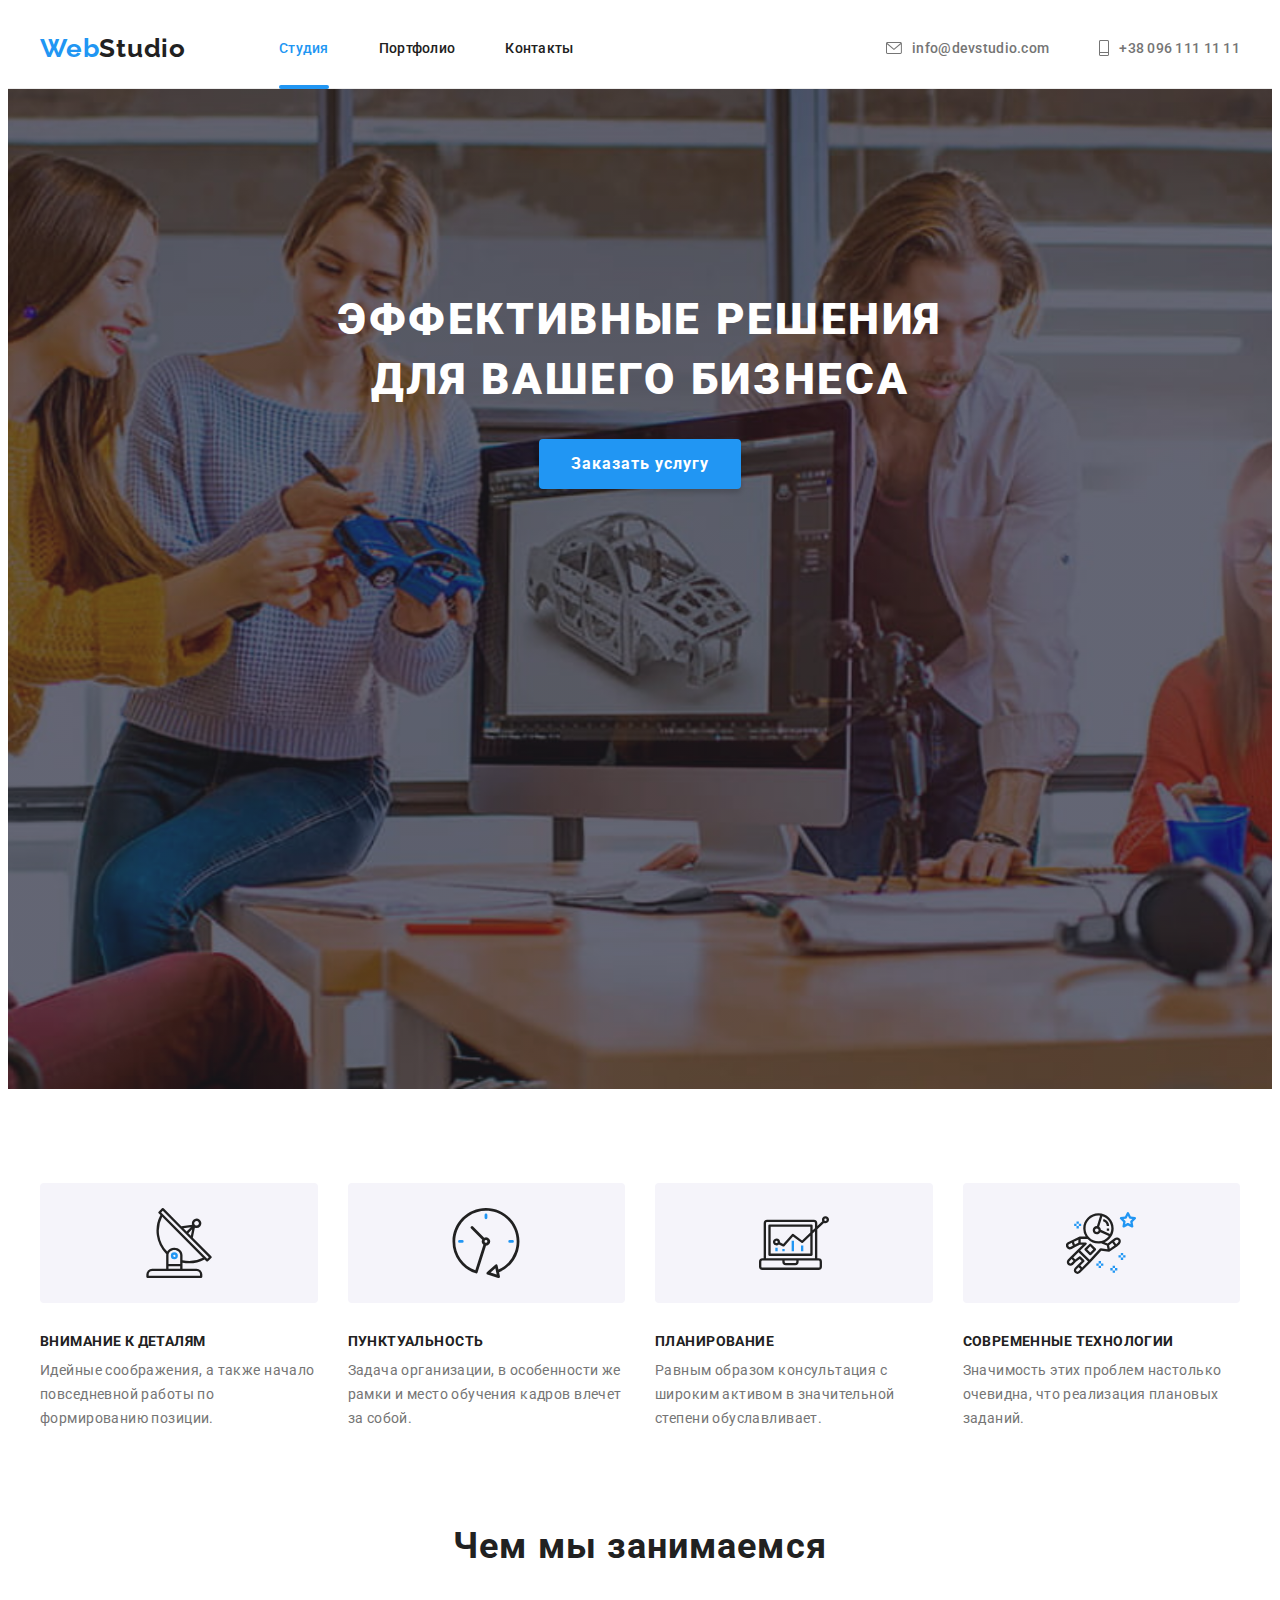
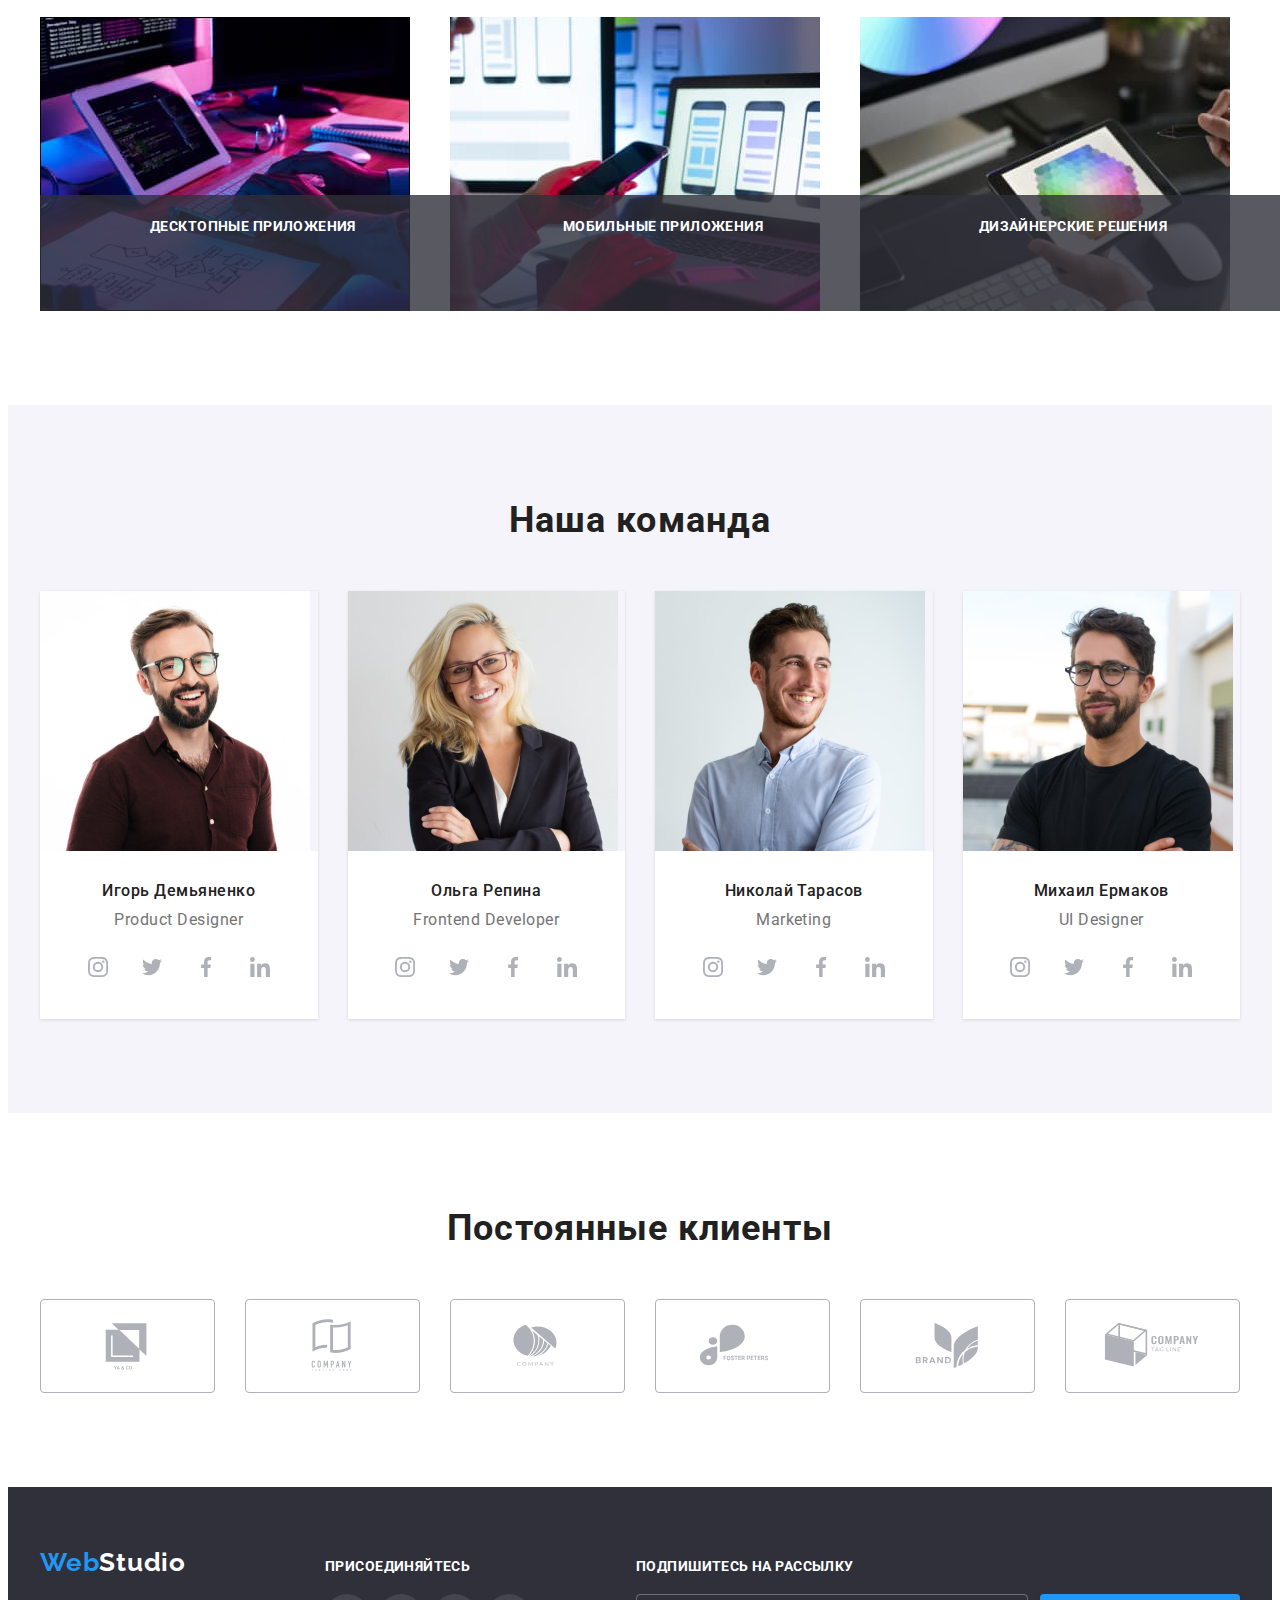
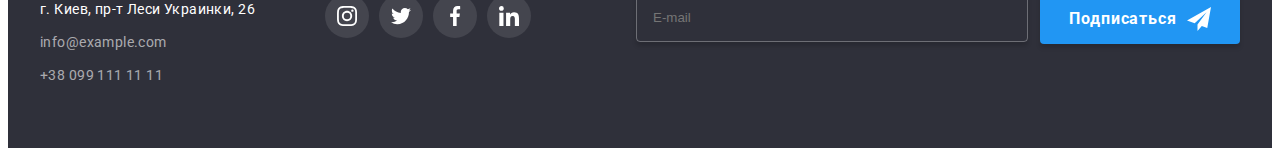
<file: index.html>
<!DOCTYPE html>
<html lang="ru">
  <head>
    <meta charset="UTF-8" />
    <meta http-equiv="X-UA-Compatible" content="IE=edge" />
    <meta name="viewport" content="width=device-width, initial-scale=1.0" />
    <link rel="preconnect" href="https://fonts.googleapis.com" />
    <link rel="preconnect" href="https://fonts.gstatic.com" crossorigin />
    <link
      href="https://fonts.googleapis.com/css2?family=Raleway:wght@700&family=Roboto:wght@400;500;700;900&display=swap"
      rel="stylesheet"
    />
    <link
      rel="stylesheet"
      href="https://cdnjs.cloudflare.com/ajax/libs/modern-normalize/1.1.0/modern-normalize.min.css"
      integrity="sha512-wpPYUAdjBVSE4KJnH1VR1HeZfpl1ub8YT/NKx4PuQ5NmX2tKuGu6U/JRp5y+Y8XG2tV+wKQpNHVUX03MfMFn9Q=="
      crossorigin="anonymous"
      referrerpolicy="no-referrer"
    />
    <link rel="stylesheet" href="./css/styles.css" />
    <title>Document</title>
  </head>
  <body class="body">
    <!--Header-->
    <header class="header">
      <div class="container header-container">
        <a class="logo" href="./">Web<span class="logo-black">Studio</span></a>
        <nav class="navigation">
          <ul class="navigation-list list">
            <li class="navigation-item">
              <a class="navigation-link link current hover" href="./index.html"
                >Студия</a
              >
            </li>
            <li class="navigation-item">
              <a class="navigation-link link hover" href="./portfolio.html"
                >Портфолио</a
              >
            </li>
            <li class="navigation-item">
              <a class="navigation-link link hover" href="">Контакты</a>
            </li>
          </ul>
        </nav>
        <ul class="header-list list">
          <li class="header-item">
            <a
              class="header-link envelope link hover"
              href="mailto:info@devstudio.com"
            >
              <svg class="header-icon" width="16" height="12">
                <use href="./images/icon.svg#envelope"></use>
              </svg>
              info@devstudio.com
            </a>
          </li>
          <li class="header-item">
            <a class="header-link link hover" href="tel:+380961111111">
              <svg class="header-icon" width="10" height="16">
                <use href="./images/icon.svg#phone"></use>
              </svg>
              +38 096 111 11 11
            </a>
          </li>
        </ul>
      </div>
    </header>
    <!--Main-->
    <main>
      <!--Baner-->
      <section class="hero">
        <div class="container">
          <h1 class="hero-title">Эффективные решения для вашего бизнеса</h1>
          <button class="btn btn-dezign" type="button" data-modal-open>
            Заказать услугу
          </button>
        </div>
      </section>
      <!--Dignity-->
      <section class="dignity section">
        <div class="container">
          <h2 class="visually-hidden">Преимущества компании</h2>
          <ul class="dignity-list card-set list">
            <li class="dignity-item card-item">
              <div class="digity-container">
                <svg class="digity-icon" width="70" height="70">
                  <use href="./images/icon.svg#antenna"></use>
                </svg>
              </div>
              <h3 class="dignity-title">Внимание к деталям</h3>
              <p class="dignity-text">
                Идейные соображения, а также начало повседневной работы по
                формированию позиции.
              </p>
            </li>
            <li class="dignity-item card-item">
              <div class="digity-container">
                <svg class="digity-icon" width="70" height="70">
                  <use href="./images/icon.svg#clock"></use>
                </svg>
              </div>
              <h3 class="dignity-title">Пунктуальность</h3>
              <p class="dignity-text">
                Задача организации, в особенности же рамки и место обучения
                кадров влечет за собой.
              </p>
            </li>
            <li class="dignity-item card-item">
              <div class="digity-container">
                <svg class="digity-icon" width="70" height="70">
                  <use href="./images/icon.svg#diagram"></use>
                </svg>
              </div>
              <h3 class="dignity-title">Планирование</h3>
              <p class="dignity-text">
                Равным образом консультация с широким активом в значительной
                степени обуславливает.
              </p>
            </li>
            <li class="dignity-item card-item">
              <div class="digity-container">
                <svg class="digity-icon" width="70" height="70">
                  <use href="./images/icon.svg#astronaut"></use>
                </svg>
              </div>
              <h3 class="dignity-title">Современные технологии</h3>
              <p class="dignity-text">
                Значимость этих проблем настолько очевидна, что реализация
                плановых заданий.
              </p>
            </li>
          </ul>
        </div>
      </section>
      <!--Operations-->
      <section class="operations section">
        <div class="container">
          <h2 class="section-title">Чем мы занимаемся</h2>
          <ul class="operations-list card-set list">
            <li class="operations-item card-item">
              <div class="operations-overlay-block">
                <img
                  class="operations-img"
                  src="./images/box1.jpg"
                  alt="Человек работает на компьютере"
                  width="370"
                  height="294"
                />
                <div class="operations-overlay">
                  <p class="operation-overlay-text">Десктопные приложения</p>
                </div>
              </div>
            </li>
            <li class="operations-item card-item">
              <div class="operations-overlay-block">
                <img
                  class="operations-img"
                  src="./images/box2.jpg"
                  alt="Девушка работает за ноутбуком"
                  width="370"
                  height="294"
                />
                <div class="operations-overlay">
                  <p class="operation-overlay-text">Мобильные приложения</p>
                </div>
              </div>
            </li>
            <li class="operations-item card-item">
              <div class="operations-overlay-block">
                <img
                  class="operations-img"
                  src="./images/box3.jpg"
                  alt="Человек ратотает в планшете"
                  width="370"
                  height="294"
                />
                <div class="operations-overlay">
                  <p class="operation-overlay-text">Дизайнерские решения</p>
                </div>
              </div>
            </li>
          </ul>
        </div>
      </section>
      <!--Team-->
      <section class="team section">
        <div class="container">
          <h2 class="section-title title-team">Наша команда</h2>
          <ul class="team-list card-set list">
            <li class="team-item card-item">
              <img
                class="team-img"
                src="./images/img1(2).jpg"
                alt="Мужчина в очках"
                width="270"
                height="260"
              />
              <div class="team-card">
                <h3 class="team-title">Игорь Демьяненко</h3>
                <p class="team-text">Product Designer</p>
                <ul class="socials list">
                  <li class="socials-item">
                    <a
                      class="socials-link link"
                      href=""
                      target="_blank"
                      rel="noopener noreferrer"
                      aria-label="иконка Instagram"
                    >
                      <svg class="socials-icon" width="20" height="20">
                        <use href="./images/icon.svg#instagram"></use>
                      </svg>
                    </a>
                  </li>
                  <li class="socials-item">
                    <a
                      class="socials-link link"
                      href=""
                      target="_blank"
                      rel="noopener noreferrer"
                      aria-label="иконка Twitter"
                    >
                      <svg class="socials-icon" width="20" height="20">
                        <use href="./images/icon.svg#twitter"></use>
                      </svg>
                    </a>
                  </li>
                  <li class="socials-item">
                    <a
                      class="socials-link link"
                      href=""
                      target="_blank"
                      rel="noopener noreferrer"
                      aria-label="иконка Facebook"
                    >
                      <svg class="socials-icon" width="20" height="20">
                        <use href="./images/icon.svg#facebook"></use>
                      </svg>
                    </a>
                  </li>
                  <li class="socials-item">
                    <a
                      class="socials-link link"
                      href=""
                      target="_blank"
                      rel="noopener noreferrer"
                      aria-label="иконка Linkedin"
                    >
                      <svg class="socials-icon" width="20" height="20">
                        <use href="./images/icon.svg#linkedin"></use>
                      </svg>
                    </a>
                  </li>
                </ul>
              </div>
            </li>
            <li class="team-item card-item">
              <img
                class="team-img"
                src="./images/img2(2).jpg"
                alt="Женщина в очках"
                width="270"
                height="260"
              />
              <div class="team-card">
                <h3 class="team-title">Ольга Репина</h3>
                <p class="team-text">Frontend Developer</p>
                <ul class="socials list">
                  <li class="socials-item">
                    <a
                      class="socials-link link"
                      href=""
                      target="_blank"
                      rel="noopener noreferrer"
                      aria-label="иконка Instagram"
                    >
                      <svg class="socials-icon" width="20" height="20">
                        <use href="./images/icon.svg#instagram"></use>
                      </svg>
                    </a>
                  </li>
                  <li class="socials-item">
                    <a
                      class="socials-link link"
                      href=""
                      target="_blank"
                      rel="noopener noreferrer"
                      aria-label="иконка Twitter"
                    >
                      <svg class="socials-icon" width="20" height="20">
                        <use href="./images/icon.svg#twitter"></use>
                      </svg>
                    </a>
                  </li>
                  <li class="socials-item">
                    <a
                      class="socials-link link"
                      href=""
                      target="_blank"
                      rel="noopener noreferrer"
                      aria-label="иконка Facebook"
                    >
                      <svg class="socials-icon" width="20" height="20">
                        <use href="./images/icon.svg#facebook"></use>
                      </svg>
                    </a>
                  </li>
                  <li class="socials-item">
                    <a
                      class="socials-link link"
                      href=""
                      target="_blank"
                      rel="noopener noreferrer"
                      aria-label="иконка Linkedin"
                    >
                      <svg class="socials-icon" width="20" height="20">
                        <use href="./images/icon.svg#linkedin"></use>
                      </svg>
                    </a>
                  </li>
                </ul>
              </div>
            </li>
            <li class="team-item card-item">
              <img
                class="team-img"
                src="./images/img3(2).jpg"
                alt="Мужчина"
                width="270"
                height="260"
              />
              <div class="team-card">
                <h3 class="team-title">Николай Тарасов</h3>
                <p class="team-text">Marketing</p>
                <ul class="socials list">
                  <li class="socials-item">
                    <a
                      class="socials-link link"
                      href=""
                      target="_blank"
                      rel="noopener noreferrer"
                      aria-label="иконка Instagram"
                    >
                      <svg class="socials-icon" width="20" height="20">
                        <use href="./images/icon.svg#instagram"></use>
                      </svg>
                    </a>
                  </li>
                  <li class="socials-item">
                    <a
                      class="socials-link link"
                      href=""
                      target="_blank"
                      rel="noopener noreferrer"
                      aria-label="иконка Twitter"
                    >
                      <svg class="socials-icon" width="20" height="20">
                        <use href="./images/icon.svg#twitter"></use>
                      </svg>
                    </a>
                  </li>
                  <li class="socials-item">
                    <a
                      class="socials-link link"
                      href=""
                      target="_blank"
                      rel="noopener noreferrer"
                      aria-label="иконка Facebook"
                    >
                      <svg class="socials-icon" width="20" height="20">
                        <use href="./images/icon.svg#facebook"></use>
                      </svg>
                    </a>
                  </li>
                  <li class="socials-item">
                    <a
                      class="socials-link link"
                      href=""
                      target="_blank"
                      rel="noopener noreferrer"
                      aria-label="иконка Linkedin"
                    >
                      <svg class="socials-icon" width="20" height="20">
                        <use href="./images/icon.svg#linkedin"></use>
                      </svg>
                    </a>
                  </li>
                </ul>
              </div>
            </li>
            <li class="team-item card-item">
              <img
                class="team-img"
                src="./images/img4(2).jpg"
                alt="Мужчина в очках"
                width="270"
                height="260"
              />
              <div class="team-card">
                <h3 class="team-title">Михаил Ермаков</h3>
                <p class="team-text">UI Designer</p>
                <ul class="socials list">
                  <li class="socials-item">
                    <a
                      class="socials-link link"
                      href=""
                      target="_blank"
                      rel="noopener noreferrer"
                      aria-label="иконка Instagram"
                    >
                      <svg class="socials-icon" width="20" height="20">
                        <use href="./images/icon.svg#instagram"></use>
                      </svg>
                    </a>
                  </li>
                  <li class="socials-item">
                    <a
                      class="socials-link link"
                      href=""
                      target="_blank"
                      rel="noopener noreferrer"
                      aria-label="иконка Twitter"
                    >
                      <svg class="socials-icon" width="20" height="20">
                        <use href="./images/icon.svg#twitter"></use>
                      </svg>
                    </a>
                  </li>
                  <li class="socials-item">
                    <a
                      class="socials-link link"
                      href=""
                      target="_blank"
                      rel="noopener noreferrer"
                      aria-label="иконка Facebook"
                    >
                      <svg class="socials-icon" width="20" height="20">
                        <use href="./images/icon.svg#facebook"></use>
                      </svg>
                    </a>
                  </li>
                  <li class="socials-item">
                    <a
                      class="socials-link link"
                      href=""
                      target="_blank"
                      rel="noopener noreferrer"
                      aria-label="иконка Linkedin"
                    >
                      <svg class="socials-icon" width="20" height="20">
                        <use href="./images/icon.svg#linkedin"></use>
                      </svg>
                    </a>
                  </li>
                </ul>
              </div>
            </li>
          </ul>
        </div>
      </section>
      <!--Clients-->
      <section class="clients section">
        <div class="container">
          <h2 class="section-title title-clients">Постоянные клиенты</h2>
          <ul class="clients-list card-set list">
            <li class="clients-item card-item">
              <a
                class="clients-link link"
                href=""
                target="_blank"
                rel="noopener noreferrer"
                aria-label="иконка компании"
              >
                <svg class="clients-icon" width="106" height="60">
                  <use href="./images/icon.svg#Logo"></use>
                </svg>
              </a>
            </li>
            <li class="clients-item card-item">
              <a
                class="clients-link link"
                href=""
                target="_blank"
                rel="noopener noreferrer"
                aria-label="иконка компании"
              >
                <svg class="clients-icon" width="106" height="60">
                  <use href="./images/icon.svg#Logo_1"></use>
                </svg>
              </a>
            </li>
            <li class="clients-item card-item">
              <a
                class="clients-link link"
                href=""
                target="_blank"
                rel="noopener noreferrer"
                aria-label="иконка компании"
              >
                <svg class="clients-icon" width="106" height="60">
                  <use href="./images/icon.svg#Logo_2"></use>
                </svg>
              </a>
            </li>
            <li class="clients-item card-item">
              <a
                class="clients-link link"
                href=""
                target="_blank"
                rel="noopener noreferrer"
                aria-label="иконка компании"
              >
                <svg class="clients-icon" width="106" height="60">
                  <use href="./images/icon.svg#Logo_3"></use>
                </svg>
              </a>
            </li>
            <li class="clients-item card-item">
              <a
                class="clients-link link"
                href=""
                target="_blank"
                rel="noopener noreferrer"
                aria-label="иконка компании"
              >
                <svg class="clients-icon" width="106" height="60">
                  <use href="./images/icon.svg#Logo_4"></use>
                </svg>
              </a>
            </li>
            <li class="clients-item card-item">
              <a
                class="clients-link link"
                href=""
                target="_blank"
                rel="noopener noreferrer"
                aria-label="иконка компании"
              >
                <svg class="clients-icon" width="106" height="60">
                  <use href="./images/icon.svg#Logo_5"></use>
                </svg>
              </a>
            </li>
          </ul>
        </div>
      </section>
    </main>
    <!--Footer-->
    <footer class="footer">
      <div class="container">
        <div>
          <a class="logo" href="./"
            >Web<span class="logo-white">Studio</span>
          </a>
          <address class="address">
            <ul class="address-list list">
              <li class="address-item">
                <a
                  class="address-link link hover"
                  href="https://goo.gl/maps/9ueQtpKUG1VsnXtN6"
                  target="_blank"
                  rel="noreferrer noopener"
                  >г. Киев, пр-т Леси Украинки, 26
                </a>
              </li>
              <li class="address-item">
                <a class="mail-link link hover" href="mailto:info@example.com"
                  >info@example.com
                </a>
              </li>
              <li class="address-item">
                <a class="tel-link link hover" href="tel:+380991111111"
                  >+38 099 111 11 11</a
                >
              </li>
            </ul>
          </address>
        </div>
        <div class="company-socials">
          <p class="socials-text">присоединяйтесь</p>
          <ul class="socials list">
            <li class="socials-item">
              <a
                class="socials-link link"
                href=""
                target="_blank"
                rel="noopener noreferrer"
                aria-label="иконка Instagram"
              >
                <svg class="socials-icon" width="20" height="20">
                  <use href="./images/icon.svg#instagram"></use>
                </svg>
              </a>
            </li>
            <li class="socials-item">
              <a
                class="socials-link link"
                href=""
                target="_blank"
                rel="noopener noreferrer"
                aria-label="иконка Instagram"
              >
                <svg class="socials-icon" width="20" height="20">
                  <use href="./images/icon.svg#twitter"></use>
                </svg>
              </a>
            </li>
            <li class="socials-item">
              <a
                class="socials-link link"
                href=""
                target="_blank"
                rel="noopener noreferrer"
                aria-label="иконка Instagram"
              >
                <svg class="socials-icon" width="20" height="20">
                  <use href="./images/icon.svg#facebook"></use>
                </svg>
              </a>
            </li>
            <li class="socials-item">
              <a
                class="socials-link link"
                href=""
                target="_blank"
                rel="noopener noreferrer"
                aria-label="иконка Instagram"
              >
                <svg class="socials-icon" width="20" height="20">
                  <use href="./images/icon.svg#linkedin"></use>
                </svg>
              </a>
            </li>
          </ul>
        </div>
        <div class="footer-form-field">
          <p class="socials-text">Подпишитесь на рассылку</p>
          <form autocomplete="off" class="footer-form">
            <label>
              <input
                name="mailing"
                type="email"
                class="footer-form-input"
                placeholder="E-mail"
              />
            </label>
            <button type="submit" class="footer-btn btn btn-dezign">
              Подписаться
              <svg class="footer-btn-icon" width="24" height="24">
                <use href="./images/icon.svg#icon-send"></use>
              </svg>
            </button>
          </form>
        </div>
      </div>
    </footer>
    <!--Modal window-->
    <div class="backdrop is-hidden" data-modal>
      <div class="modal">
        <button class="modal-btn btn" data-modal-close>
          <svg class="modal-btn-icon" width="18" height="18">
            <use href="./images/icon.svg#icon-close"></use>
          </svg>
        </button>
        <strong class="register-form-title"
          >Оставьте свои данные, мы вам перезвоним</strong
        >
        <form class="register-form" name="modal-form" autocomplete="off">
          <div class="register-form-group">
            <label class="register-form-wrap">
              <span class="register-form-label">Имя</span>
              <span class="form-wrap">
                <input
                class="register-form-input"
                type="text"
                name="user-name"
                required
                />
                <svg width="18" height="18" class="register-form-icon">
                <use href="./images/icon.svg#person-black"></use>
                </svg>
              </span class="form-wrap">             
            </label>
            <label class="register-form-wrap">
              <span class="register-form-label">Телефон</span>
              <span class="form-wrap">
                <input
                class="register-form-input"
                type="text"
                name="user-phone"
                required
              />
                <svg width="18" height="18" class="register-form-icon">
                <use href="./images/icon.svg#phone-black"></use>
                </svg>
              </span>             
            </label>
            <label class="register-form-wrap">
              <span class="register-form-label">Почта</span>
              <span class="form-wrap">
                <input
                class="register-form-input"
                type="email"
                name="user-mail"
                required
                />
                <svg width="18" height="18" class="register-form-icon">
                <use href="./images/icon.svg#email-black"></use>
                </svg>
              </span>              
            </label>
            <label class="register-form-wrap">
              <span class="register-form-label"> Комментарии </span>
              <textarea
                class="register-form-message"
                name="comments"
                cols="30"
                rows="10"
                placeholder="Введите текст"
              ></textarea>
            </label>
          </div>
          <label class="register-form-agreement">
            <input
              class="register-checkbox visually-hidden"
              type="checkbox"
              name="agreement"
            />
            <svg class="register-agreement-icon" width="16" height="15">
              <use
                class="register-agreement-icon-uncheck"
                href="./images/icon.svg#icon-uncheck"
              ></use>
              <use
                class="register-agreement-icon-check"
                href="./images/icon.svg#icon-check"
              ></use>
            </svg>
            <span class="register-form-agreemen-text"
              >Соглашаюсь с рассылкой и принимаю&nbsp;<a
                class="register-form-agreemen-link"
                href=""
                >Условия договора</a
              >
            </span>
          </label>
          <button type="submit" class="btn btn-dezign">Отправить</button>
        </form>
      </div>
    </div>
    <script src="./js/modal.js"></script>
  </body>
</html>
</file>
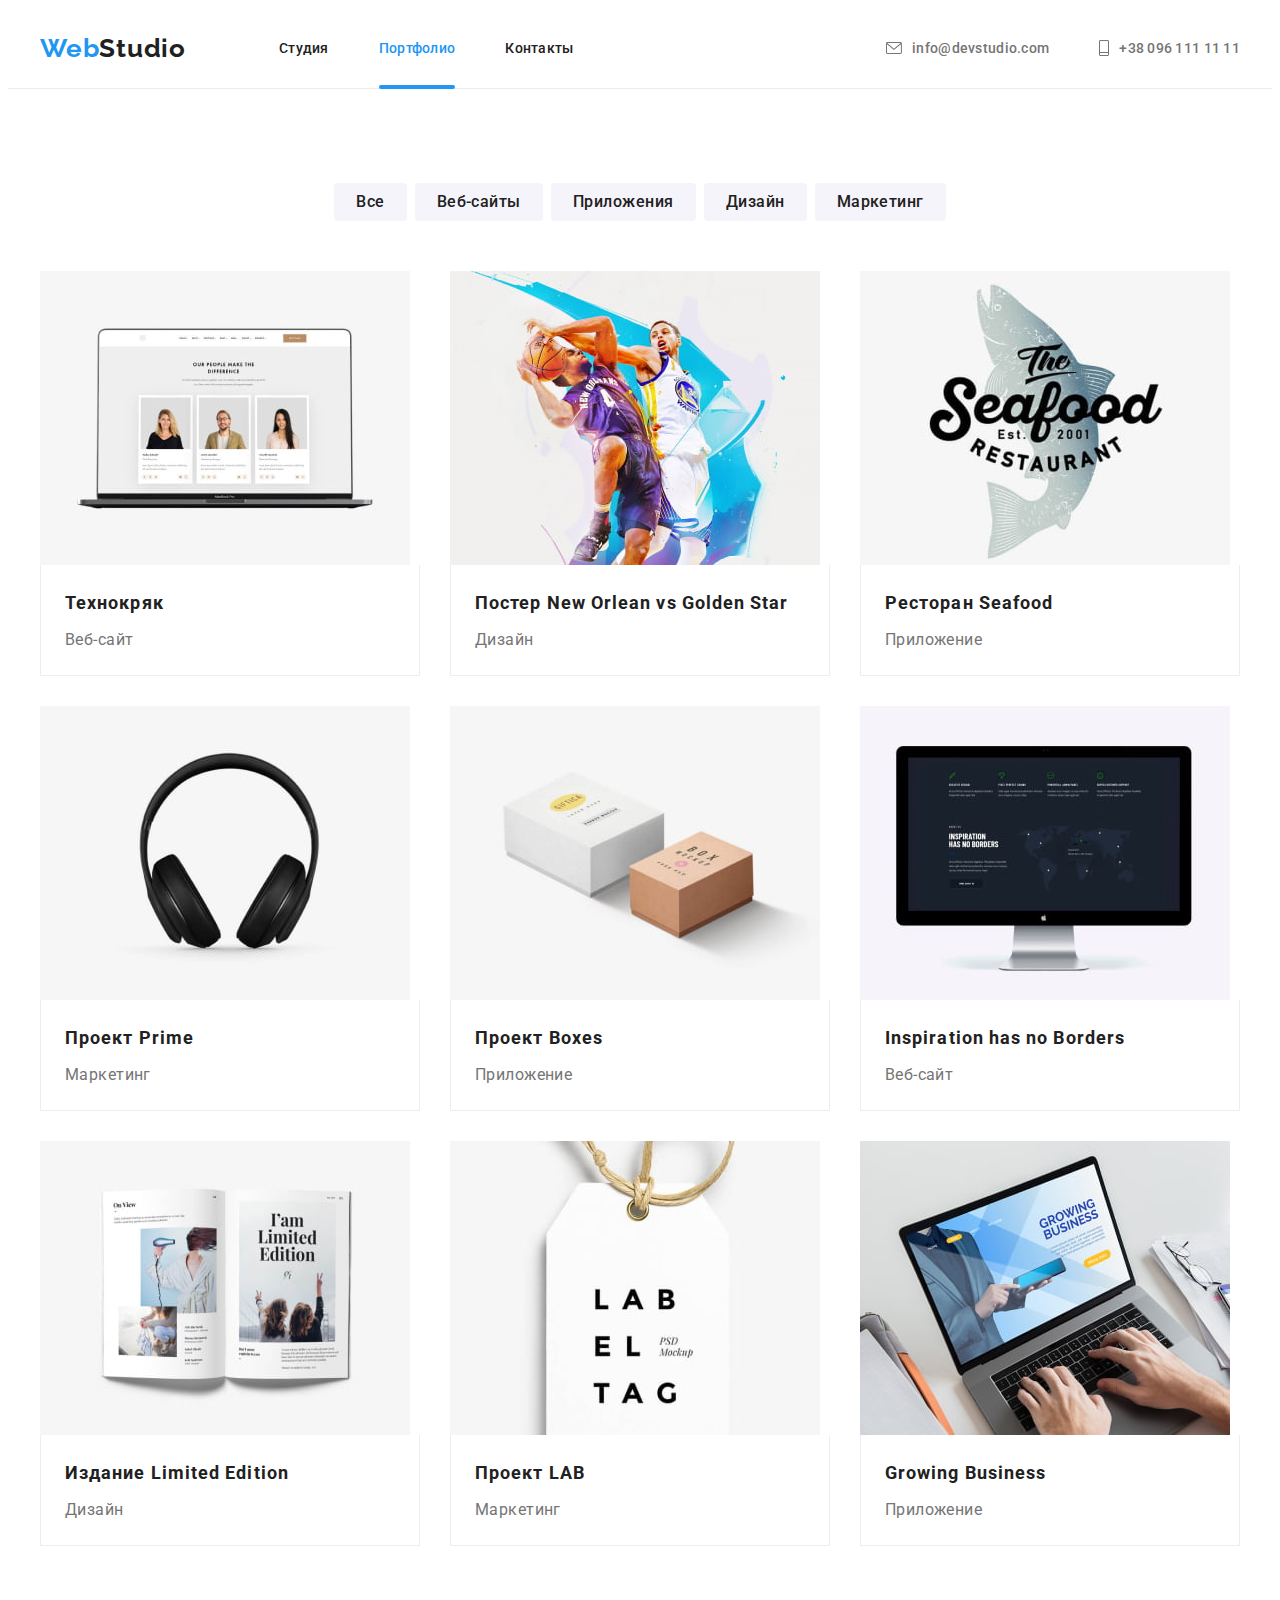
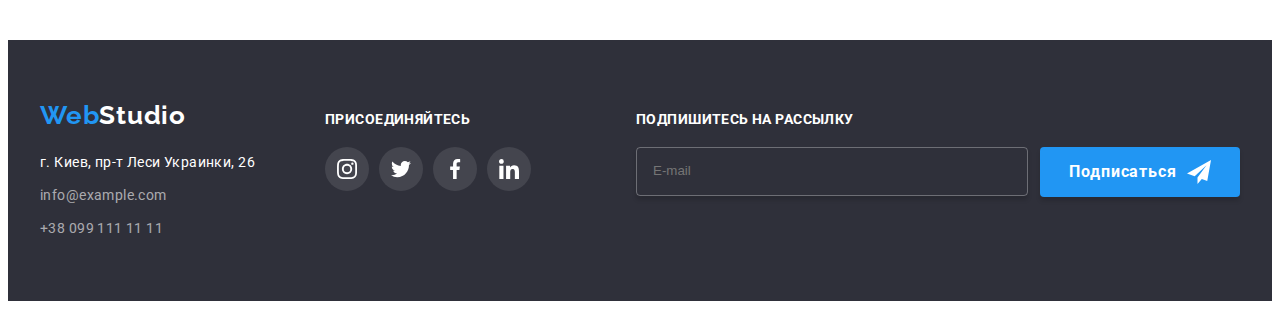
<file: portfolio.html>
<!DOCTYPE html>
<html lang="ru">
  <head>
    <meta charset="UTF-8" />
    <meta http-equiv="X-UA-Compatible" content="IE=edge" />
    <meta name="viewport" content="width=device-width, initial-scale=1.0" />
    <link rel="preconnect" href="https://fonts.googleapis.com" />
    <link rel="preconnect" href="https://fonts.gstatic.com" crossorigin />
    <link
      href="https://fonts.googleapis.com/css2?family=Raleway:wght@700&family=Roboto:wght@400;500;700;900&display=swap"
      rel="stylesheet"
    />
    <link
      rel="stylesheet"
      href="https://cdnjs.cloudflare.com/ajax/libs/modern-normalize/1.1.0/modern-normalize.min.css"
      integrity="sha512-wpPYUAdjBVSE4KJnH1VR1HeZfpl1ub8YT/NKx4PuQ5NmX2tKuGu6U/JRp5y+Y8XG2tV+wKQpNHVUX03MfMFn9Q=="
      crossorigin="anonymous"
      referrerpolicy="no-referrer"
    />
    <link rel="stylesheet" href="./css/styles.css" />
    <title>Portfolio</title>
  </head>
  <body class="body">
    <!--Header-->
    <header class="header">
      <div class="container header-container">
        <a class="logo" href="./">Web<span class="logo-black">Studio</span></a>
        <nav class="navigation">
          <ul class="navigation-list list">
            <li class="navigation-item">
              <a class="navigation-link link hover" href="./index.html"
                >Студия</a
              >
            </li>
            <li class="navigation-item">
              <a
                class="navigation-link link current hover"
                href="./portfolio.html"
                >Портфолио</a
              >
            </li>
            <li class="navigation-item">
              <a class="navigation-link link hover" href="">Контакты</a>
            </li>
          </ul>
        </nav>
        <ul class="header-list list">
          <li class="header-item">
            <a
              class="header-link envelope link hover"
              href="mailto:info@devstudio.com"
            >
              <svg class="header-icon" width="16" height="12">
                <use href="./images/icon.svg#envelope"></use>
              </svg>
              info@devstudio.com
            </a>
          </li>
          <li class="header-item">
            <a class="header-link link hover" href="tel:+380961111111">
              <svg class="header-icon" width="10" height="16">
                <use href="./images/icon.svg#phone"></use>
              </svg>
              +38 096 111 11 11
            </a>
          </li>
        </ul>
      </div>
    </header>
    <!--Main-->
    <main>
      <section class="service section">
        <div class="container">
          <h1 class="visually-hidden">Услуги</h1>
          <ul class="filter-list list">
            <li class="filter-item">
              <button class="filter-btn btn" type="button">Все</button>
            </li>
            <li class="filter-item">
              <button class="filter-btn btn" type="button">Веб-сайты</button>
            </li>
            <li class="filter-item">
              <button class="filter-btn btn" type="button">Приложения</button>
            </li>
            <li class="filter-item">
              <button class="filter-btn btn" type="button">Дизайн</button>
            </li>
            <li class="filter-item">
              <button class="filter-btn btn" type="button">Маркетинг</button>
            </li>
          </ul>
          <ul class="service-list card-set list">
            <li class="service-item card-item">
              <a
                class="service-link link"
                href="#"
                target="_blank"
                rel="noreferrer noopener"
              >
                <div class="service-overlay-block">
                  <img
                    class="service-img"
                    src="./images/img1.jpg"
                    alt=" Главная страница вебсайта"
                    width="370"
                    height="294"
                  />
                  <div class="service-overlay">
                    <p class="service-overlay-text">
                      Ресурс предлагает комплексные предложения с разным уровнем
                      функционала и сервисов. Все это позволит посетителю
                      получить исчерпывающие сведения о компании или частном
                      лице.
                    </p>
                  </div>
                </div>
                <div class="projects">
                  <h2 class="sevice-subtitle">Технокряк</h2>
                  <p class="sevice-text">Веб-сайт</p>
                </div>
              </a>
            </li>
            <li class="service-item card-item">
              <a
                class="service-link link"
                href="#"
                target="_blank"
                rel="noreferrer noopener"
              >
                <div class="service-overlay-block">
                  <img
                    class="service-img"
                    src="./images/img2.jpg"
                    alt="Яркий постер"
                    width="370"
                    height="294"
                  />
                  <div class="service-overlay">
                    <p class="service-overlay-text">
                      Ресурс предлагает комплексные предложения с разным уровнем
                      функционала и сервисов. Все это позволит посетителю
                      получить исчерпывающие сведения о компании или частном
                      лице.
                    </p>
                  </div>
                </div>
                <div class="projects">
                  <h2 class="sevice-subtitle">
                    Постер New Orlean vs Golden Star
                  </h2>
                  <p class="sevice-text">Дизайн</p>
                </div>
              </a>
            </li>
            <li class="service-item card-item">
              <a
                class="service-link link"
                href="#"
                target="_blank"
                rel="noreferrer noopener"
              >
                <div class="service-overlay-block">
                  <img
                    class="service-img"
                    src="./images/img3.jpg"
                    alt="Пример приложения"
                    width="370"
                    height="294"
                  />
                  <div class="service-overlay">
                    <p class="service-overlay-text">
                      Ресурс предлагает комплексные предложения с разным уровнем
                      функционала и сервисов. Все это позволит посетителю
                      получить исчерпывающие сведения о компании или частном
                      лице.
                    </p>
                  </div>
                </div>
                <div class="projects">
                  <h2 class="sevice-subtitle">Ресторан Seafood</h2>
                  <p class="sevice-text">Приложение</p>
                </div>
              </a>
            </li>
            <li class="service-item card-item">
              <a
                class="service-link link"
                href="#"
                target="_blank"
                rel="noreferrer noopener"
              >
                <div class="service-overlay-block">
                  <img
                    class="service-img"
                    src="./images/img4.jpg"
                    alt="Наушники"
                    width="370"
                    height="294"
                  />
                  <div class="service-overlay">
                    <p class="service-overlay-text">
                      Ресурс предлагает комплексные предложения с разным уровнем
                      функционала и сервисов. Все это позволит посетителю
                      получить исчерпывающие сведения о компании или частном
                      лице.
                    </p>
                  </div>
                </div>
                <div class="projects">
                  <h2 class="sevice-subtitle">Проект Prime</h2>
                  <p class="sevice-text">Маркетинг</p>
                </div>
              </a>
            </li>
            <li class="service-item card-item">
              <a
                class="service-link link"
                href="#"
                target="_blank"
                rel="noreferrer noopener"
              >
                <div class="service-overlay-block">
                  <img
                    class="service-img"
                    src="./images/img5.jpg"
                    alt=" Две коробники на белом фоне"
                    width="370"
                    height="294"
                  />
                  <div class="service-overlay">
                    <p class="service-overlay-text">
                      Ресурс предлагает комплексные предложения с разным уровнем
                      функционала и сервисов. Все это позволит посетителю
                      получить исчерпывающие сведения о компании или частном
                      лице.
                    </p>
                  </div>
                </div>
                <div class="projects">
                  <h2 class="sevice-subtitle">Проект Boxes</h2>
                  <p class="sevice-text">Приложение</p>
                </div>
              </a>
            </li>
            <li class="service-item card-item">
              <a
                class="service-link link"
                href="#"
                target="_blank"
                rel="noreferrer noopener"
              >
                <div class="service-overlay-block">
                  <img
                    class="service-img"
                    src="./images/img6.jpg"
                    alt="Монитор компьютерный"
                    width="370"
                    height="294"
                  />
                  <div class="service-overlay">
                    <p class="service-overlay-text">
                      Ресурс предлагает комплексные предложения с разным уровнем
                      функционала и сервисов. Все это позволит посетителю
                      получить исчерпывающие сведения о компании или частном
                      лице.
                    </p>
                  </div>
                </div>
                <div class="projects">
                  <h2 class="sevice-subtitle">Inspiration has no Borders</h2>
                  <p class="sevice-text">Веб-сайт</p>
                </div>
              </a>
            </li>
            <li class="service-item card-item">
              <a
                class="service-link link"
                href="#"
                target="_blank"
                rel="noreferrer noopener"
              >
                <div class="service-overlay-block">
                  <img
                    class="service-img"
                    src="./images/img7.jpg"
                    alt="Открытый глянцевый журнал"
                    width="370"
                    height="294"
                  />
                  <div class="service-overlay">
                    <p class="service-overlay-text">
                      Ресурс предлагает комплексные предложения с разным уровнем
                      функционала и сервисов. Все это позволит посетителю
                      получить исчерпывающие сведения о компании или частном
                      лице.
                    </p>
                  </div>
                </div>
                <div class="projects">
                  <h2 class="sevice-subtitle">Издание Limited Edition</h2>
                  <p class="sevice-text">Дизайн</p>
                </div>
              </a>
            </li>
            <li class="service-item card-item">
              <a
                class="service-link link"
                href="#"
                target="_blank"
                rel="noreferrer noopener"
              >
                <div class="service-overlay-block">
                  <img
                    class="service-img"
                    src="./images/img8.jpg"
                    alt="Бирка на веревке"
                    width="370"
                    height="294"
                  />
                  <div class="service-overlay">
                    <p class="service-overlay-text">
                      Ресурс предлагает комплексные предложения с разным уровнем
                      функционала и сервисов. Все это позволит посетителю
                      получить исчерпывающие сведения о компании или частном
                      лице.
                    </p>
                  </div>
                </div>
                <div class="projects">
                  <h2 class="sevice-subtitle">Проект LAB</h2>
                  <p class="sevice-text">Маркетинг</p>
                </div>
              </a>
            </li>
            <li class="service-item card-item">
              <a
                class="service-link link"
                href="#"
                target="_blank"
                rel="noreferrer noopener"
              >
                <div class="service-overlay-block">
                  <img
                    class="service-img"
                    src="./images/img9.jpg"
                    alt="Ноутбук"
                    width="370"
                    height="294"
                  />
                  <div class="service-overlay">
                    <p class="service-overlay-text">
                      Ресурс предлагает комплексные предложения с разным уровнем
                      функционала и сервисов. Все это позволит посетителю
                      получить исчерпывающие сведения о компании или частном
                      лице.
                    </p>
                  </div>
                </div>
                <div class="projects">
                  <h2 class="sevice-subtitle">Growing Business</h2>
                  <p class="sevice-text">Приложение</p>
                </div>
              </a>
            </li>
          </ul>
        </div>
      </section>
    </main>
    <!--Footer-->
    <footer class="footer">
      <div class="container">
        <div>
          <a class="logo" href="./"
            >Web<span class="logo-white">Studio</span>
          </a>
          <address class="address">
            <ul class="address-list list">
              <li class="address-item">
                <a
                  class="address-link link hover"
                  href="https://goo.gl/maps/9ueQtpKUG1VsnXtN6"
                  target="_blank"
                  rel="noreferrer noopener"
                  >г. Киев, пр-т Леси Украинки, 26
                </a>
              </li>
              <li class="address-item">
                <a class="mail-link link hover" href="mailto:info@example.com"
                  >info@example.com
                </a>
              </li>
              <li class="address-item">
                <a class="tel-link link hover" href="tel:+380991111111"
                  >+38 099 111 11 11</a
                >
              </li>
            </ul>
          </address>
        </div>
        <div class="company-socials">
          <p class="socials-text">присоединяйтесь</p>
          <ul class="socials list">
            <li class="socials-item">
              <a
                class="socials-link link"
                href=""
                target="_blank"
                rel="noopener noreferrer"
                aria-label="иконка Instagram"
              >
                <svg class="socials-icon" width="20" height="20">
                  <use href="./images/icon.svg#instagram"></use>
                </svg>
              </a>
            </li>
            <li class="socials-item">
              <a
                class="socials-link link"
                href=""
                target="_blank"
                rel="noopener noreferrer"
                aria-label="иконка Instagram"
              >
                <svg class="socials-icon" width="20" height="20">
                  <use href="./images/icon.svg#twitter"></use>
                </svg>
              </a>
            </li>
            <li class="socials-item">
              <a
                class="socials-link link"
                href=""
                target="_blank"
                rel="noopener noreferrer"
                aria-label="иконка Instagram"
              >
                <svg class="socials-icon" width="20" height="20">
                  <use href="./images/icon.svg#facebook"></use>
                </svg>
              </a>
            </li>
            <li class="socials-item">
              <a
                class="socials-link link"
                href=""
                target="_blank"
                rel="noopener noreferrer"
                aria-label="иконка Instagram"
              >
                <svg class="socials-icon" width="20" height="20">
                  <use href="./images/icon.svg#linkedin"></use>
                </svg>
              </a>
            </li>
          </ul>
        </div>
        <div class="footer-form-field">
          <p class="socials-text">Подпишитесь на рассылку</p>
          <form autocomplete="off" class="footer-form">
            <label>
              <input
                name="mailing"
                type="email"
                class="footer-form-input"
                placeholder="E-mail"
              />
            </label>
            <button type="submit" class="footer-btn btn btn-dezign">
              Подписаться
              <svg class="footer-btn-icon" width="24" height="24">
                <use href="./images/icon.svg#icon-send"></use>
              </svg>
            </button>
          </form>
        </div>
      </div>
    </footer>
  </body>
</html>
</file>
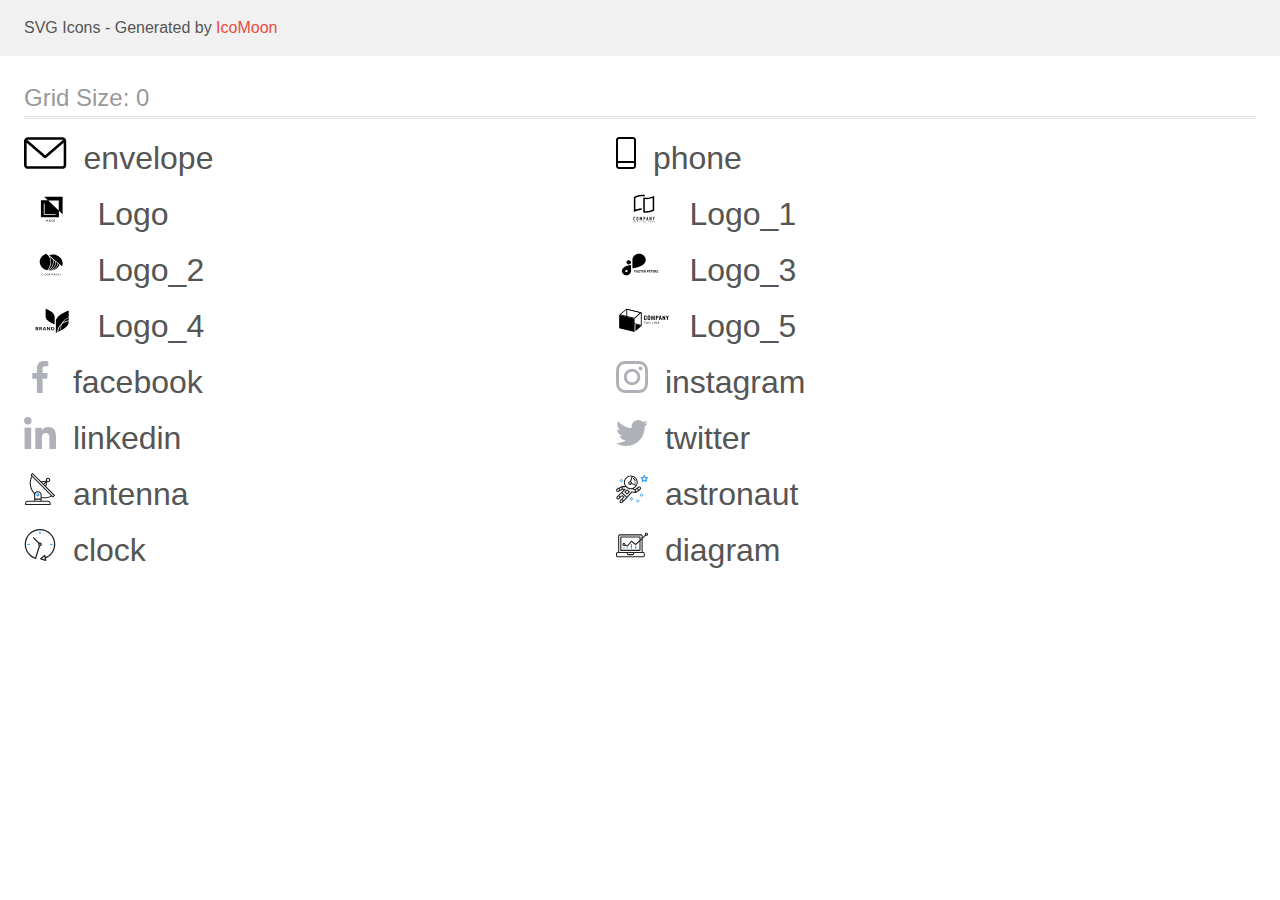
<file: icons.svg/demo.html>
<!doctype html>
<html>
<head>
    <title>IcoMoon - SVG Icons</title>
    <meta charset="utf-8">
    <meta name="viewport" content="width=device-width, initial-scale=1">
    <link rel="stylesheet" href="demo-files/demo.css">
    <link rel="stylesheet" href="style.css">
</head>
<body>
<svg aria-hidden="true" style="position: absolute; width: 0; height: 0; overflow: hidden;" version="1.1" xmlns="http://www.w3.org/2000/svg" xmlns:xlink="http://www.w3.org/1999/xlink">
<defs>
<symbol id="envelope" viewBox="0 0 43 32">
<path d="M38.667 0h-34.667c-2.206 0-4 1.794-4 4v24c0 2.206 1.794 4 4 4h34.667c2.206 0 4-1.794 4-4v-24c0-2.206-1.794-4-4-4v0zM38.667 2.667c0.181 0 0.353 0.038 0.511 0.103l-17.844 15.466-17.844-15.466c0.158-0.066 0.33-0.103 0.511-0.103h34.667zM38.667 29.333h-34.667c-0.736 0-1.333-0.598-1.333-1.333v-22.413l17.793 15.421c0.251 0.217 0.563 0.326 0.874 0.326s0.622-0.108 0.874-0.326l17.793-15.421v22.413c0 0.736-0.598 1.333-1.333 1.333v0z"></path>
</symbol>
<symbol id="phone" viewBox="0 0 20 32">
<path d="M17 0h-14c-1.654 0-3 1.346-3 3v26c0 1.654 1.346 3 3 3h14c1.654 0 3-1.346 3-3v-26c0-1.654-1.346-3-3-3zM3 2h14c0.552 0 1 0.448 1 1v21h-16v-21c0-0.552 0.448-1 1-1zM17 30h-14c-0.552 0-1-0.448-1-1v-3h16v3c0 0.552-0.448 1-1 1z"></path>
</symbol>
<symbol id="Logo" viewBox="0 0 57 32">
<path d="M20.267 3.733l3.738 3.538-6.938-0.004v17.166h18.133v-6.564l3.733 3.534v-17.671h-18.667zM35.036 17.455l-10.597-10.032h10.597v10.032zM31.746 21.923h-11.81v-11.545h0.835v10.764h10.975v0.782zM22.725 26.72l-0.436 0.898-0.436-0.898h-0.366l0.637 1.198v0.698h0.331v-0.698l0.635-1.198h-0.365zM23.273 28.615l0.154-0.441h0.734l0.155 0.441h0.344l-0.717-1.896h-0.296l-0.716 1.896h0.342zM23.794 27.122l0.275 0.786h-0.549l0.275-0.786zM25.531 27.863c-0.048 0.073-0.072 0.153-0.072 0.241 0 0.16 0.056 0.29 0.168 0.389s0.263 0.148 0.451 0.148 0.349-0.051 0.484-0.152l0.107 0.126h0.367l-0.279-0.329c0.109-0.149 0.164-0.341 0.164-0.574h-0.275c0 0.128-0.026 0.243-0.079 0.348l-0.366-0.432 0.129-0.094c0.091-0.066 0.157-0.132 0.197-0.198s0.060-0.14 0.060-0.219c0-0.12-0.044-0.22-0.133-0.301s-0.201-0.122-0.339-0.122c-0.153 0-0.274 0.043-0.365 0.13s-0.135 0.203-0.135 0.352c0 0.061 0.014 0.124 0.043 0.189s0.081 0.144 0.155 0.237c-0.141 0.101-0.235 0.188-0.283 0.262zM26.386 28.282c-0.093 0.071-0.193 0.107-0.299 0.107-0.095 0-0.17-0.027-0.227-0.082s-0.085-0.126-0.085-0.214c0-0.102 0.052-0.192 0.156-0.271l0.040-0.029 0.414 0.488zM26.046 27.442c-0.089-0.11-0.134-0.202-0.134-0.275 0-0.063 0.018-0.116 0.055-0.158s0.085-0.063 0.147-0.063c0.057 0 0.105 0.018 0.142 0.053s0.056 0.077 0.056 0.126c0 0.075-0.027 0.136-0.081 0.184l-0.040 0.033-0.145 0.099zM29.132 28.472c0.13-0.114 0.205-0.272 0.224-0.474h-0.328c-0.017 0.135-0.059 0.232-0.124 0.29s-0.162 0.087-0.292 0.087c-0.142 0-0.249-0.054-0.323-0.161s-0.109-0.264-0.109-0.469v-0.168c0.002-0.202 0.041-0.355 0.117-0.46s0.188-0.158 0.331-0.158c0.123 0 0.217 0.030 0.28 0.091s0.104 0.158 0.12 0.294h0.328c-0.021-0.207-0.095-0.368-0.223-0.482s-0.296-0.171-0.505-0.171c-0.155 0-0.293 0.037-0.411 0.111s-0.209 0.179-0.272 0.315c-0.063 0.136-0.095 0.294-0.095 0.473v0.177c0.003 0.174 0.035 0.328 0.098 0.46s0.151 0.234 0.266 0.306c0.115 0.071 0.249 0.107 0.4 0.107 0.216 0 0.389-0.056 0.52-0.169zM31.068 28.206c0.064-0.141 0.096-0.304 0.096-0.49v-0.105c-0.001-0.185-0.034-0.347-0.099-0.486s-0.158-0.247-0.277-0.32c-0.119-0.075-0.256-0.112-0.41-0.112s-0.292 0.038-0.411 0.113c-0.119 0.075-0.211 0.183-0.277 0.324s-0.098 0.305-0.098 0.49v0.107c0.001 0.181 0.034 0.342 0.099 0.48s0.159 0.246 0.279 0.322c0.121 0.075 0.258 0.112 0.411 0.112 0.155 0 0.293-0.037 0.411-0.112s0.212-0.183 0.276-0.323zM30.716 27.135c0.080 0.112 0.12 0.273 0.12 0.483v0.099c0 0.214-0.040 0.376-0.119 0.487s-0.19 0.167-0.336 0.167c-0.144 0-0.257-0.057-0.339-0.171s-0.121-0.275-0.121-0.483v-0.109c0.002-0.204 0.043-0.362 0.122-0.473s0.192-0.168 0.335-0.168c0.146 0 0.258 0.056 0.337 0.168z"></path>
</symbol>
<symbol id="Logo_1" viewBox="0 0 57 32">
<path d="M26.727 3.165h-0.073c-0.112-0.007-0.224-0.010-0.336-0.012v0h-0.243c-0.212 0-0.428 0.005-0.642 0.016-0.016-0.001-0.032-0.001-0.049 0-1.944 0.11-3.848 0.596-5.609 1.431l-0.231 0.111v11.809l0.54-0.183c0.474-0.163 0.978-0.309 1.5-0.445 1.411-0.362 2.861-0.555 4.317-0.574v1.551c-0.193 0.001-0.38 0.007-0.568 0.016h-0.045c-1.121 0.061-2.233 0.232-3.322 0.51-1.378 0.345-2.708 0.863-3.957 1.542v-15.145c1.298-0.757 2.695-1.325 4.151-1.688 1.278-0.33 2.593-0.5 3.913-0.504h0.228c0.273 0.007 0.538 0.019 0.788 0.038 0.658 0.046 1.31 0.15 1.95 0.311v1.527c-0.621-0.145-1.253-0.24-1.889-0.285-0.013-0.001-0.026-0.002-0.039-0.003-0.132-0.011-0.263-0.022-0.386-0.022zM29.415 4.726c0.339 0.026 0.689 0.038 1.044 0.038 1.388-0.005 2.769-0.182 4.114-0.528 1.378-0.346 2.706-0.865 3.956-1.543v14.875c-1.298 0.756-2.696 1.325-4.153 1.688-1.279 0.329-2.593 0.498-3.913 0.503-1 0.008-1.997-0.11-2.968-0.35v-14.971c0.229 0.053 0.465 0.102 0.706 0.142 0.394 0.066 0.81 0.115 1.214 0.145zM36.985 4.841l-0.54 0.182c-0.497 0.167-0.997 0.316-1.5 0.449-1.465 0.377-2.971 0.57-4.483 0.575-0.352 0-0.676-0.010-0.989-0.030l-0.43-0.028v12.148l0.37 0.033c0.343 0.030 0.696 0.045 1.052 0.045 1.191-0.005 2.377-0.159 3.531-0.457 0.95-0.238 1.874-0.57 2.759-0.991l0.231-0.111v-11.813z"></path>
<path d="M19.060 24.113c-0.078-0.080-0.171-0.144-0.274-0.186s-0.214-0.061-0.326-0.057c-0.119-0.002-0.237 0.021-0.347 0.065-0.101 0.040-0.193 0.101-0.27 0.178s-0.135 0.17-0.174 0.271c-0.042 0.107-0.063 0.22-0.062 0.335v2.023c-0.005 0.143 0.022 0.284 0.080 0.415 0.048 0.104 0.117 0.196 0.202 0.271 0.081 0.068 0.176 0.117 0.278 0.144 0.098 0.028 0.2 0.042 0.302 0.042 0.113 0.001 0.224-0.023 0.326-0.070 0.101-0.044 0.193-0.108 0.27-0.187 0.075-0.079 0.135-0.171 0.177-0.271 0.043-0.102 0.065-0.212 0.065-0.323v-0.226h-0.529v0.18c0.002 0.062-0.009 0.123-0.031 0.18-0.017 0.043-0.043 0.082-0.077 0.114-0.033 0.026-0.070 0.046-0.111 0.058-0.036 0.012-0.073 0.018-0.111 0.019-0.047 0.006-0.095-0.002-0.139-0.021s-0.081-0.049-0.11-0.088c-0.050-0.081-0.074-0.176-0.070-0.271v-1.887c-0.003-0.105 0.019-0.208 0.065-0.302 0.027-0.043 0.066-0.077 0.112-0.098s0.097-0.030 0.147-0.024c0.046-0.002 0.091 0.008 0.132 0.028s0.077 0.049 0.104 0.086c0.059 0.078 0.090 0.173 0.088 0.271v0.175h0.524v-0.206c0.001-0.121-0.021-0.241-0.065-0.354-0.039-0.106-0.099-0.203-0.177-0.285v0z"></path>
<path d="M22.202 24.090c-0.169-0.142-0.381-0.221-0.602-0.222-0.108 0-0.215 0.020-0.316 0.057-0.103 0.037-0.198 0.093-0.279 0.165-0.088 0.079-0.158 0.175-0.205 0.283-0.053 0.124-0.079 0.257-0.077 0.392v1.941c-0.004 0.137 0.023 0.272 0.077 0.397 0.048 0.104 0.118 0.197 0.205 0.271 0.081 0.075 0.176 0.133 0.279 0.171 0.101 0.037 0.208 0.056 0.316 0.057s0.215-0.020 0.316-0.057c0.105-0.038 0.202-0.096 0.286-0.171 0.084-0.076 0.152-0.168 0.2-0.271 0.054-0.125 0.081-0.261 0.077-0.397v-1.941c0.003-0.135-0.024-0.268-0.077-0.392-0.047-0.107-0.115-0.203-0.2-0.283v0zM21.955 26.706c0.004 0.052-0.003 0.104-0.021 0.152s-0.047 0.092-0.084 0.128c-0.070 0.059-0.158 0.091-0.249 0.091s-0.179-0.032-0.249-0.091c-0.037-0.036-0.066-0.080-0.084-0.128s-0.025-0.101-0.021-0.152v-1.941c-0.004-0.052 0.003-0.104 0.021-0.152s0.047-0.092 0.084-0.128c0.070-0.059 0.158-0.091 0.249-0.091s0.179 0.032 0.249 0.091c0.037 0.036 0.066 0.080 0.084 0.128s0.025 0.101 0.021 0.152v1.941z"></path>
<path d="M26.329 27.573v-3.674h-0.509l-0.668 1.945h-0.009l-0.673-1.945h-0.503v3.674h0.525v-2.235h0.009l0.514 1.58h0.262l0.518-1.58h0.009v2.235h0.525z"></path>
<path d="M29.311 24.157c-0.081-0.091-0.183-0.16-0.297-0.201-0.123-0.040-0.251-0.059-0.38-0.057h-0.78v3.674h0.523v-1.435h0.27c0.163 0.007 0.326-0.027 0.472-0.1 0.119-0.066 0.218-0.163 0.287-0.281 0.061-0.098 0.101-0.206 0.12-0.32 0.021-0.138 0.030-0.278 0.028-0.418 0.005-0.176-0.012-0.353-0.051-0.525-0.035-0.127-0.101-0.243-0.193-0.338v0zM29.041 25.277c-0.002 0.067-0.019 0.132-0.049 0.191-0.030 0.056-0.077 0.102-0.135 0.129-0.078 0.035-0.162 0.050-0.247 0.046h-0.239v-1.249h0.27c0.081-0.004 0.162 0.012 0.236 0.046 0.054 0.031 0.097 0.079 0.123 0.136 0.029 0.065 0.044 0.134 0.046 0.205 0 0.077 0 0.159 0 0.244s0.005 0.174 0 0.252h-0.005z"></path>
<path d="M31.791 23.899h-0.429l-0.809 3.674h0.523l0.154-0.789h0.714l0.154 0.789h0.524l-0.83-3.674zM31.308 26.283l0.258-1.332h0.009l0.256 1.332h-0.524z"></path>
<path d="M35.173 26.112h-0.009l-0.791-2.213h-0.503v3.674h0.523v-2.209h0.011l0.8 2.209h0.492v-3.674h-0.523v2.213z"></path>
<path d="M38.372 23.899l-0.421 1.461h-0.011l-0.421-1.461h-0.554l0.719 2.121v1.553h0.524v-1.553l0.719-2.121h-0.554z"></path>
<path d="M17.6 28.61h0.252v0.708h0.171v-0.708h0.251v-0.145h-0.675v0.145z"></path>
<path d="M19.721 28.465l-0.331 0.853h0.182l0.070-0.194h0.34l0.073 0.194h0.186l-0.339-0.853h-0.182zM19.694 28.981l0.116-0.316 0.116 0.316h-0.232z"></path>
<path d="M21.818 29.004h0.197v0.11c-0.058 0.046-0.129 0.071-0.202 0.072-0.034 0.002-0.069-0.004-0.1-0.019s-0.059-0.036-0.081-0.063c-0.045-0.065-0.068-0.143-0.063-0.222 0-0.19 0.082-0.285 0.246-0.285 0.043-0.004 0.086 0.007 0.121 0.032s0.061 0.062 0.072 0.104l0.169-0.033c-0.036-0.167-0.156-0.251-0.362-0.251-0.11-0.003-0.216 0.036-0.298 0.11-0.043 0.042-0.076 0.094-0.097 0.15s-0.030 0.117-0.025 0.178c-0.005 0.117 0.034 0.231 0.109 0.32 0.042 0.043 0.092 0.077 0.148 0.098s0.116 0.031 0.176 0.027c0.134 0.004 0.263-0.045 0.362-0.136v-0.336h-0.37v0.144z"></path>
<path d="M23.959 28.465h-0.173v0.853h0.598v-0.145h-0.425v-0.708z"></path>
<path d="M25.769 28.465h-0.173v0.853h0.173v-0.853z"></path>
<path d="M27.539 29.035l-0.349-0.57h-0.167v0.853h0.161v-0.557l0.343 0.557h0.171v-0.853h-0.158v0.57z"></path>
<path d="M29.14 28.943h0.425v-0.145h-0.425v-0.187h0.457v-0.145h-0.63v0.853h0.648v-0.145h-0.475v-0.231z"></path>
<path d="M33.020 28.802h-0.336v-0.336h-0.171v0.853h0.171v-0.373h0.336v0.373h0.171v-0.853h-0.171v0.336z"></path>
<path d="M34.629 28.943h0.426v-0.145h-0.426v-0.187h0.459v-0.145h-0.63v0.853h0.646v-0.145h-0.475v-0.231z"></path>
<path d="M36.812 28.943c0.148-0.023 0.224-0.102 0.224-0.237 0.004-0.036-0.001-0.073-0.016-0.106s-0.038-0.062-0.068-0.083c-0.077-0.039-0.163-0.056-0.25-0.050h-0.362v0.853h0.171v-0.357h0.034c0.037-0.002 0.073 0.004 0.107 0.019 0.025 0.015 0.046 0.037 0.061 0.062l0.186 0.271h0.205l-0.104-0.167c-0.046-0.082-0.111-0.153-0.189-0.205v0zM36.64 28.825h-0.127v-0.214h0.135c0.059-0.005 0.118 0.002 0.174 0.020 0.012 0.011 0.022 0.025 0.029 0.040s0.009 0.032 0.009 0.049c-0.001 0.017-0.005 0.033-0.013 0.048s-0.019 0.027-0.032 0.037c-0.056 0.017-0.115 0.024-0.174 0.020v0z"></path>
<path d="M38.458 28.943h0.425v-0.145h-0.425v-0.187h0.459v-0.145h-0.631v0.853h0.648v-0.145h-0.475v-0.231z"></path>
</symbol>
<symbol id="Logo_2" viewBox="0 0 57 32">
<path d="M19.417 26.187c0.008 0 0.017 0.002 0.025 0.005s0.015 0.007 0.020 0.013l0.116 0.111c-0.090 0.090-0.202 0.162-0.327 0.211-0.147 0.053-0.305 0.079-0.464 0.076-0.149 0.003-0.298-0.021-0.436-0.071-0.125-0.045-0.237-0.113-0.329-0.2-0.094-0.089-0.166-0.194-0.212-0.308-0.051-0.127-0.076-0.261-0.074-0.396-0.002-0.135 0.025-0.27 0.080-0.397 0.051-0.115 0.127-0.22 0.225-0.308 0.099-0.087 0.218-0.155 0.349-0.201 0.143-0.048 0.296-0.072 0.449-0.071 0.143-0.003 0.285 0.019 0.417 0.064 0.115 0.043 0.221 0.104 0.313 0.178l-0.097 0.119c-0.007 0.008-0.015 0.016-0.025 0.021-0.012 0.007-0.025 0.010-0.039 0.009-0.015-0.001-0.030-0.005-0.042-0.013l-0.052-0.032-0.073-0.040c-0.031-0.015-0.064-0.028-0.097-0.039-0.043-0.013-0.087-0.024-0.132-0.032-0.057-0.009-0.115-0.013-0.173-0.013-0.111-0.001-0.22 0.017-0.323 0.053-0.096 0.034-0.182 0.084-0.253 0.149-0.073 0.069-0.128 0.15-0.164 0.238-0.041 0.101-0.061 0.207-0.060 0.313-0.002 0.108 0.018 0.216 0.060 0.318 0.035 0.087 0.090 0.167 0.161 0.236 0.067 0.064 0.149 0.114 0.241 0.147 0.095 0.034 0.197 0.051 0.3 0.050 0.059 0.001 0.119-0.003 0.177-0.010 0.096-0.010 0.188-0.039 0.269-0.085 0.041-0.023 0.079-0.049 0.115-0.078 0.015-0.012 0.035-0.020 0.055-0.020v0z"></path>
<path d="M22.776 25.629c0.002 0.134-0.025 0.267-0.078 0.393-0.047 0.114-0.122 0.218-0.219 0.305s-0.214 0.155-0.344 0.2c-0.285 0.094-0.599 0.094-0.884 0-0.129-0.046-0.245-0.114-0.342-0.201-0.097-0.089-0.172-0.194-0.221-0.308-0.105-0.255-0.105-0.533 0-0.787 0.050-0.115 0.125-0.22 0.221-0.31 0.097-0.084 0.214-0.15 0.342-0.193 0.284-0.096 0.6-0.096 0.884 0 0.129 0.046 0.246 0.114 0.343 0.201 0.096 0.088 0.17 0.191 0.22 0.304 0.054 0.127 0.080 0.261 0.078 0.395zM22.47 25.629c0.002-0.107-0.016-0.214-0.055-0.316-0.033-0.087-0.086-0.168-0.156-0.236-0.068-0.065-0.152-0.116-0.246-0.149-0.207-0.069-0.436-0.069-0.643 0-0.094 0.033-0.178 0.084-0.246 0.149-0.071 0.068-0.125 0.149-0.157 0.236-0.074 0.206-0.074 0.426 0 0.632 0.033 0.087 0.086 0.168 0.157 0.236 0.068 0.065 0.152 0.115 0.246 0.148 0.207 0.067 0.435 0.067 0.643 0 0.093-0.033 0.177-0.083 0.246-0.148 0.070-0.069 0.123-0.149 0.156-0.236 0.039-0.102 0.058-0.209 0.055-0.316v0z"></path>
<path d="M25.067 25.96l0.030 0.071c0.012-0.025 0.022-0.048 0.033-0.071 0.011-0.024 0.024-0.047 0.038-0.070l0.743-1.174c0.015-0.020 0.028-0.033 0.042-0.037 0.020-0.005 0.040-0.007 0.061-0.006h0.22v1.909h-0.26v-1.404c0-0.018 0-0.038 0-0.059-0.001-0.022-0.001-0.044 0-0.066l-0.747 1.19c-0.009 0.018-0.025 0.033-0.044 0.043s-0.041 0.016-0.064 0.016h-0.042c-0.023 0-0.045-0.005-0.064-0.016s-0.034-0.026-0.044-0.044l-0.769-1.198c0 0.023 0 0.046 0 0.068s0 0.043 0 0.061v1.404h-0.252v-1.905h0.22c0.021-0.001 0.041 0.001 0.061 0.006 0.018 0.008 0.032 0.021 0.041 0.037l0.759 1.175c0.015 0.022 0.028 0.045 0.038 0.068v0z"></path>
<path d="M27.864 25.865v0.715h-0.291v-1.906h0.649c0.122-0.002 0.244 0.012 0.362 0.042 0.094 0.023 0.181 0.064 0.256 0.119 0.065 0.052 0.114 0.116 0.145 0.187 0.034 0.078 0.051 0.161 0.049 0.244 0.001 0.084-0.017 0.167-0.054 0.244-0.035 0.073-0.089 0.138-0.157 0.191-0.075 0.057-0.162 0.1-0.257 0.126-0.113 0.031-0.232 0.046-0.35 0.044l-0.352-0.005zM27.864 25.66h0.352c0.076 0.001 0.153-0.009 0.225-0.029 0.060-0.018 0.115-0.046 0.163-0.082 0.044-0.035 0.078-0.078 0.099-0.126 0.024-0.051 0.036-0.105 0.035-0.16 0.003-0.053-0.007-0.106-0.029-0.155s-0.057-0.094-0.102-0.13c-0.111-0.075-0.251-0.112-0.391-0.102h-0.352v0.786z"></path>
<path d="M31.772 26.583h-0.23c-0.023 0.001-0.046-0.006-0.064-0.018-0.017-0.012-0.029-0.027-0.038-0.044l-0.198-0.461h-0.993l-0.205 0.461c-0.008 0.017-0.020 0.032-0.036 0.043-0.018 0.013-0.042 0.020-0.065 0.019h-0.23l0.872-1.909h0.302l0.884 1.909zM30.333 25.874h0.82l-0.346-0.777c-0.026-0.058-0.048-0.118-0.065-0.179l-0.034 0.1c-0.010 0.030-0.022 0.058-0.032 0.081l-0.343 0.776z"></path>
<path d="M33.029 24.682c0.017 0.008 0.032 0.020 0.044 0.034l1.272 1.439c0-0.023 0-0.046 0-0.067s0-0.043 0-0.063v-1.352h0.26v1.909h-0.145c-0.021 0.001-0.041-0.003-0.060-0.011-0.018-0.009-0.034-0.021-0.047-0.035l-1.271-1.438c0.001 0.022 0.001 0.044 0 0.066 0 0.021 0 0.040 0 0.058v1.361h-0.26v-1.909h0.154c0.018-0 0.036 0.003 0.052 0.009v0z"></path>
<path d="M36.748 25.823v0.758h-0.291v-0.758l-0.804-1.15h0.26c0.022-0.001 0.045 0.005 0.063 0.016 0.016 0.012 0.029 0.027 0.039 0.043l0.503 0.742c0.020 0.032 0.038 0.061 0.052 0.088s0.026 0.054 0.036 0.081l0.038-0.082c0.014-0.030 0.031-0.059 0.049-0.087l0.496-0.747c0.010-0.015 0.023-0.028 0.038-0.040 0.017-0.013 0.040-0.020 0.063-0.019h0.263l-0.806 1.155z"></path>
<path d="M24.923 21.47c0.127 0.014 0.255 0.025 0.384 0.035 1.962-0.763 3.622-2.011 4.772-3.588s1.74-3.415 1.695-5.282l-2.162-1.879c0.44 1.988 0.234 4.043-0.594 5.935s-2.245 3.547-4.094 4.779v0z"></path>
<path d="M24.151 21.383l0.058 0.010c1.975-1.228 3.482-2.942 4.323-4.921s0.981-4.133 0.4-6.181l-3.080-2.676c1.246 2.2 1.747 4.661 1.446 7.098s-1.393 4.75-3.147 6.67v0z"></path>
<path d="M34.596 14.841c-0.523 2.052-1.794 3.902-3.624 5.276-0.534 0.404-1.111 0.763-1.722 1.074 1.49-0.38 2.859-1.053 4.003-1.966s2.030-2.042 2.592-3.3l-1.249-1.084z"></path>
<path d="M34.106 14.539l-1.778-1.545c-0.034 1.762-0.61 3.483-1.669 4.986s-2.562 2.731-4.352 3.559h0.009c0.399-0 0.798-0.021 1.194-0.062 1.673-0.593 3.151-1.537 4.303-2.748s1.94-2.65 2.295-4.189v0z"></path>
<path d="M24.409 6.486l-2.122-1.846c-1.897 0.637-3.528 1.756-4.68 3.212s-1.772 3.179-1.778 4.946v0c0.007 1.952 0.763 3.846 2.149 5.383s3.322 2.628 5.501 3.101c1.946-2.060 3.085-4.605 3.252-7.266s-0.647-5.299-2.323-7.53v0z"></path>
<path d="M39.008 14.255c-0.008-2.316-1.070-4.535-2.955-6.173s-4.439-2.561-7.105-2.567v0c-1.232-0.001-2.453 0.196-3.602 0.582l12.99 11.286c0.445-0.998 0.673-2.058 0.672-3.128v0z"></path>
</symbol>
<symbol id="Logo_3" viewBox="0 0 57 32">
<path d="M12.878 11.255h-0.002c-1.279 0-2.316 0.921-2.316 2.058v0.001c0 1.137 1.037 2.058 2.316 2.058h0.002c1.279 0 2.316-0.921 2.316-2.058v-0.001c0-1.137-1.037-2.058-2.316-2.058z"></path>
<path d="M29.971 10.597c-0.004-1.579-0.711-3.092-1.967-4.208s-2.958-1.745-4.735-1.749v0c-1.777 0.003-3.48 0.631-4.737 1.748s-1.964 2.63-1.968 4.209v0 8.706c0 0 13.405-1.327 13.406-8.704v-0.001z"></path>
<path d="M5.867 22.16c0.003 1.098 0.496 2.151 1.369 2.928s2.058 1.215 3.294 1.218v0c1.236-0.003 2.42-0.441 3.294-1.218s1.366-1.829 1.37-2.927v0-6.057c0 0-9.327 0.924-9.327 6.056zM10.53 23.245c-0.242 0-0.478-0.064-0.678-0.183s-0.357-0.289-0.45-0.487c-0.092-0.198-0.117-0.417-0.069-0.627s0.163-0.404 0.334-0.556c0.171-0.152 0.388-0.255 0.625-0.297s0.482-0.020 0.706 0.062c0.223 0.082 0.414 0.221 0.548 0.4s0.206 0.388 0.206 0.603c0.001 0.143-0.031 0.284-0.092 0.417s-0.151 0.252-0.264 0.353c-0.114 0.101-0.248 0.182-0.397 0.236s-0.308 0.083-0.468 0.083v-0.004z"></path>
<path d="M19.956 22.647h-0.9v0.93h-0.469v-2.275h1.481v0.38h-1.012v0.588h0.9v0.378zM22.209 22.491c0 0.224-0.040 0.42-0.119 0.589s-0.193 0.299-0.341 0.391c-0.147 0.092-0.316 0.137-0.506 0.137-0.189 0-0.357-0.045-0.505-0.136s-0.262-0.22-0.344-0.387c-0.081-0.169-0.122-0.363-0.123-0.581v-0.112c0-0.224 0.040-0.421 0.12-0.591 0.081-0.171 0.195-0.302 0.342-0.392 0.148-0.092 0.317-0.137 0.506-0.137s0.358 0.046 0.505 0.137c0.148 0.091 0.262 0.221 0.342 0.392 0.081 0.17 0.122 0.366 0.122 0.589v0.102zM21.734 22.388c0-0.238-0.043-0.42-0.128-0.544s-0.207-0.186-0.366-0.186c-0.157 0-0.279 0.061-0.364 0.184-0.085 0.122-0.129 0.301-0.13 0.538v0.111c0 0.232 0.043 0.412 0.128 0.541s0.208 0.192 0.369 0.192c0.157 0 0.278-0.061 0.363-0.184 0.084-0.124 0.127-0.304 0.128-0.541v-0.111zM23.73 22.98c0-0.089-0.031-0.156-0.094-0.203-0.063-0.048-0.175-0.098-0.337-0.15-0.163-0.053-0.291-0.105-0.386-0.156-0.258-0.14-0.387-0.328-0.387-0.564 0-0.123 0.034-0.232 0.103-0.328 0.070-0.097 0.169-0.172 0.298-0.227 0.13-0.054 0.276-0.081 0.438-0.081 0.163 0 0.307 0.030 0.434 0.089 0.127 0.058 0.226 0.141 0.295 0.248s0.106 0.229 0.106 0.366h-0.469c0-0.104-0.033-0.185-0.098-0.242s-0.158-0.087-0.277-0.087c-0.115 0-0.204 0.024-0.267 0.073-0.064 0.048-0.095 0.111-0.095 0.191 0 0.074 0.037 0.136 0.111 0.186 0.075 0.050 0.185 0.097 0.33 0.141 0.267 0.080 0.461 0.18 0.583 0.298s0.183 0.267 0.183 0.444c0 0.197-0.075 0.352-0.223 0.464-0.149 0.111-0.349 0.167-0.602 0.167-0.175 0-0.334-0.032-0.478-0.095-0.144-0.065-0.254-0.153-0.33-0.264s-0.113-0.241-0.113-0.388h0.47c0 0.251 0.15 0.377 0.45 0.377 0.111 0 0.198-0.022 0.261-0.067 0.063-0.046 0.094-0.109 0.094-0.191zM26.231 21.682h-0.697v1.895h-0.469v-1.895h-0.687v-0.38h1.853v0.38zM27.869 22.591h-0.9v0.609h1.056v0.377h-1.525v-2.275h1.522v0.38h-1.053v0.542h0.9v0.367zM29.142 22.744h-0.373v0.833h-0.469v-2.275h0.845c0.269 0 0.476 0.060 0.622 0.18s0.219 0.289 0.219 0.508c0 0.155-0.034 0.285-0.102 0.389-0.067 0.103-0.168 0.185-0.305 0.247l0.492 0.93v0.022h-0.503l-0.427-0.833zM28.769 22.365h0.378c0.118 0 0.209-0.030 0.273-0.089 0.065-0.060 0.097-0.143 0.097-0.248 0-0.107-0.031-0.192-0.092-0.253-0.060-0.061-0.154-0.092-0.28-0.092h-0.377v0.683zM31.609 22.775v0.802h-0.469v-2.275h0.887c0.171 0 0.321 0.031 0.45 0.094s0.23 0.152 0.3 0.267c0.070 0.115 0.105 0.245 0.105 0.392 0 0.223-0.077 0.399-0.23 0.528-0.152 0.128-0.363 0.192-0.633 0.192h-0.411zM31.609 22.396h0.419c0.124 0 0.218-0.029 0.283-0.088 0.066-0.058 0.098-0.142 0.098-0.25 0-0.111-0.033-0.202-0.098-0.27s-0.156-0.104-0.272-0.106h-0.43v0.714zM34.575 22.591h-0.9v0.609h1.056v0.377h-1.525v-2.275h1.522v0.38h-1.053v0.542h0.9v0.367zM36.75 21.682h-0.697v1.895h-0.469v-1.895h-0.688v-0.38h1.853v0.38zM38.387 22.591h-0.9v0.609h1.056v0.377h-1.525v-2.275h1.522v0.38h-1.053v0.542h0.9v0.367zM39.661 22.744h-0.373v0.833h-0.469v-2.275h0.845c0.269 0 0.476 0.060 0.622 0.18s0.219 0.289 0.219 0.508c0 0.155-0.034 0.285-0.102 0.389-0.067 0.103-0.168 0.185-0.305 0.247l0.492 0.93v0.022h-0.503l-0.427-0.833zM39.287 22.365h0.378c0.118 0 0.209-0.030 0.273-0.089 0.065-0.060 0.097-0.143 0.097-0.248 0-0.107-0.031-0.192-0.092-0.253-0.060-0.061-0.154-0.092-0.28-0.092h-0.377v0.683zM42.042 22.98c0-0.089-0.031-0.156-0.094-0.203-0.063-0.048-0.175-0.098-0.337-0.15-0.163-0.053-0.291-0.105-0.386-0.156-0.258-0.14-0.388-0.328-0.388-0.564 0-0.123 0.034-0.232 0.103-0.328 0.070-0.097 0.169-0.172 0.298-0.227 0.13-0.054 0.276-0.081 0.438-0.081 0.163 0 0.307 0.030 0.434 0.089 0.127 0.058 0.226 0.141 0.295 0.248 0.071 0.107 0.106 0.229 0.106 0.366h-0.469c0-0.104-0.033-0.185-0.098-0.242s-0.158-0.087-0.277-0.087c-0.115 0-0.204 0.024-0.267 0.073-0.064 0.048-0.095 0.111-0.095 0.191 0 0.074 0.037 0.136 0.111 0.186 0.075 0.050 0.185 0.097 0.33 0.141 0.267 0.080 0.461 0.18 0.583 0.298s0.183 0.267 0.183 0.444c0 0.197-0.074 0.352-0.223 0.464-0.149 0.111-0.349 0.167-0.602 0.167-0.175 0-0.334-0.032-0.478-0.095-0.144-0.065-0.254-0.153-0.33-0.264-0.075-0.111-0.112-0.241-0.112-0.388h0.47c0 0.251 0.15 0.377 0.45 0.377 0.111 0 0.198-0.022 0.261-0.067 0.063-0.046 0.094-0.109 0.094-0.191z"></path>
</symbol>
<symbol id="Logo_4" viewBox="0 0 57 32">
<path d="M14.27 23.859c0.13 0.147 0.199 0.332 0.196 0.521 0.007 0.123-0.017 0.247-0.070 0.361s-0.132 0.216-0.233 0.297c-0.252 0.175-0.565 0.26-0.881 0.24h-1.549v-3.302h1.517c0.299-0.018 0.596 0.059 0.84 0.219 0.098 0.075 0.176 0.17 0.227 0.277s0.074 0.224 0.068 0.341c0.009 0.182-0.054 0.361-0.176 0.505-0.118 0.131-0.28 0.222-0.462 0.258 0.205 0.034 0.391 0.134 0.523 0.282v0zM12.454 23.36h0.648c0.147 0.010 0.294-0.029 0.412-0.11 0.049-0.040 0.087-0.090 0.111-0.146s0.034-0.116 0.028-0.176c0.005-0.060-0.005-0.12-0.029-0.175s-0.061-0.106-0.108-0.147c-0.122-0.083-0.273-0.123-0.425-0.111h-0.638v0.866zM13.578 24.627c0.052-0.041 0.093-0.093 0.12-0.151s0.038-0.121 0.034-0.184c0.004-0.064-0.008-0.127-0.035-0.186s-0.069-0.111-0.121-0.153c-0.127-0.086-0.283-0.128-0.44-0.119h-0.68v0.908h0.689c0.155 0.008 0.309-0.032 0.435-0.114v0z"></path>
<path d="M17.371 25.278l-0.844-1.291h-0.317v1.291h-0.726v-3.302h1.374c0.346-0.022 0.689 0.078 0.957 0.281 0.192 0.179 0.308 0.415 0.327 0.666s-0.061 0.499-0.224 0.7c-0.17 0.178-0.401 0.296-0.655 0.336l0.898 1.32h-0.789zM16.21 23.538h0.594c0.412 0 0.618-0.167 0.618-0.5 0.004-0.068-0.007-0.136-0.033-0.2s-0.066-0.122-0.118-0.171c-0.13-0.099-0.298-0.147-0.467-0.134h-0.601l0.007 1.005z"></path>
<path d="M21.339 24.614h-1.446l-0.255 0.665h-0.761l1.328-3.265h0.823l1.323 3.265h-0.761l-0.25-0.665zM21.145 24.114l-0.529-1.394-0.529 1.394h1.057z"></path>
<path d="M26.305 25.278h-0.721l-1.616-2.245v2.245h-0.719v-3.302h0.719l1.616 2.258v-2.258h0.721v3.302z"></path>
<path d="M30.417 24.488c-0.149 0.249-0.376 0.452-0.652 0.582-0.314 0.145-0.662 0.217-1.013 0.208h-1.283v-3.302h1.283c0.351-0.008 0.698 0.061 1.013 0.203 0.276 0.127 0.503 0.328 0.652 0.576 0.148 0.269 0.226 0.565 0.226 0.866s-0.077 0.598-0.226 0.866v0zM29.593 24.409c0.206-0.219 0.319-0.499 0.319-0.788s-0.113-0.569-0.319-0.788c-0.249-0.199-0.573-0.3-0.902-0.281h-0.5v2.137h0.5c0.329 0.019 0.654-0.082 0.902-0.281z"></path>
<path d="M21.79 3.609c0 0 9.301 3.215 9.103 7.867v7.869c0 0-9.294-3.217-9.1-7.869l-0.004-7.867z"></path>
<path d="M39.179 17.503c1.757-1.107 3.788-1.792 5.909-1.994v-2.463c-2.444 0.862-4.517 2.426-5.909 4.457v0z"></path>
<path d="M38.124 18.245c1.438-2.651 3.93-4.696 6.964-5.715v-7.098c0 0-13.245 4.58-12.965 11.205v11.203c0 0 0.59-0.205 1.519-0.589 0-0.358 0-0.719 0.042-1.082 0.274-3.076 1.871-5.926 4.44-7.924v0z"></path>
<path d="M36.864 22.407c0.070-0.777 0.225-1.546 0.463-2.294-1.599 1.725-2.568 3.866-2.77 6.122-0.019 0.213-0.030 0.426-0.035 0.645 0.752-0.331 1.628-0.744 2.548-1.229-0.235-1.067-0.304-2.159-0.206-3.244v0z"></path>
<path d="M37.391 22.447c-0.088 0.982-0.033 1.969 0.164 2.938 3.619-1.983 7.685-5.046 7.528-8.748v-0.323c-2.585 0.265-5.004 1.3-6.885 2.946-0.44 1.020-0.712 2.094-0.807 3.188v0z"></path>
</symbol>
<symbol id="Logo_5" viewBox="0 0 57 32">
<path d="M28.493 14.618c-0.236-0.315-0.349-0.686-0.323-1.061v-1.538c0-0.471 0.107-0.83 0.321-1.075s0.581-0.367 1.102-0.366c0.489 0 0.836 0.104 1.042 0.313 0.224 0.266 0.333 0.592 0.308 0.92v0.361h-0.875v-0.366c0.003-0.12-0.005-0.24-0.025-0.358-0.013-0.081-0.057-0.156-0.125-0.213-0.090-0.061-0.203-0.091-0.317-0.083-0.12-0.008-0.239 0.024-0.333 0.088-0.076 0.063-0.127 0.145-0.145 0.235-0.025 0.126-0.037 0.253-0.034 0.38v1.866c-0.014 0.18 0.025 0.36 0.112 0.524 0.044 0.055 0.104 0.099 0.175 0.127s0.149 0.038 0.226 0.029c0.112 0.008 0.223-0.022 0.31-0.084 0.071-0.061 0.117-0.141 0.13-0.227 0.020-0.124 0.030-0.249 0.027-0.374v-0.379h0.875v0.346c0.025 0.342-0.082 0.682-0.303 0.967-0.201 0.228-0.544 0.343-1.047 0.343s-0.884-0.122-1.1-0.375z"></path>
<path d="M32.137 14.633c-0.221-0.239-0.332-0.588-0.332-1.050v-1.617c0-0.457 0.11-0.802 0.332-1.037s0.591-0.351 1.109-0.35c0.515 0 0.882 0.117 1.103 0.35 0.221 0.235 0.333 0.58 0.333 1.037v1.617c0 0.457-0.112 0.807-0.337 1.048s-0.591 0.361-1.1 0.361c-0.509 0-0.886-0.122-1.109-0.36zM33.654 14.245c0.079-0.15 0.115-0.314 0.105-0.479v-1.98c0.010-0.161-0.025-0.322-0.103-0.469-0.044-0.057-0.106-0.101-0.179-0.129s-0.152-0.037-0.231-0.027c-0.079-0.009-0.159 0-0.231 0.028s-0.135 0.072-0.18 0.129c-0.080 0.146-0.116 0.308-0.105 0.469v1.99c-0.011 0.165 0.025 0.329 0.105 0.479 0.051 0.050 0.114 0.091 0.185 0.119s0.147 0.042 0.225 0.042c0.078 0 0.154-0.014 0.225-0.042s0.134-0.068 0.185-0.119v-0.009z"></path>
<path d="M35.735 10.626h0.942l0.708 2.984 0.725-2.984h0.917l0.092 4.308h-0.678l-0.072-2.994-0.699 2.994h-0.544l-0.725-3.005-0.067 3.005h-0.685l0.085-4.308z"></path>
<path d="M40.176 10.626h1.468c0.846 0 1.268 0.408 1.268 1.223 0 0.781-0.445 1.171-1.335 1.17h-0.5v1.915h-0.906l0.005-4.308zM41.43 12.467c0.090 0.010 0.18 0.003 0.266-0.021s0.165-0.063 0.232-0.115c0.104-0.146 0.15-0.316 0.13-0.486 0.005-0.131-0.010-0.263-0.044-0.391-0.013-0.043-0.036-0.083-0.067-0.118s-0.070-0.065-0.114-0.087c-0.126-0.052-0.265-0.076-0.404-0.069h-0.352v1.287h0.352z"></path>
<path d="M44.218 10.626h0.973l0.998 4.308h-0.844l-0.197-0.993h-0.868l-0.203 0.993h-0.857l0.998-4.308zM45.050 13.441l-0.339-1.808-0.339 1.808h0.678z"></path>
<path d="M46.996 10.626h0.634l1.214 2.457v-2.457h0.752v4.308h-0.603l-1.221-2.565v2.565h-0.777l0.002-4.308z"></path>
<path d="M51.357 13.291l-1.009-2.659h0.85l0.616 1.708 0.578-1.708h0.832l-0.997 2.659v1.642h-0.87v-1.642z"></path>
<path d="M29.892 16.817v0.225h-0.739v1.75h-0.31v-1.75h-0.743v-0.225h1.792z"></path>
<path d="M32.209 18.793h-0.239c-0.024 0.001-0.048-0.005-0.067-0.019-0.018-0.011-0.032-0.027-0.040-0.045l-0.214-0.469h-1.026l-0.214 0.469c-0.006 0.020-0.017 0.038-0.033 0.053-0.019 0.013-0.043 0.020-0.067 0.019h-0.239l0.906-1.976h0.315l0.917 1.968zM30.709 18.059h0.855l-0.362-0.804c-0.027-0.061-0.049-0.123-0.067-0.186-0.013 0.038-0.024 0.073-0.034 0.105l-0.033 0.083-0.359 0.802z"></path>
<path d="M33.771 18.599c0.057 0.003 0.114 0.003 0.17 0 0.049-0.004 0.097-0.012 0.145-0.023 0.044-0.009 0.088-0.021 0.13-0.036 0.040-0.014 0.080-0.031 0.121-0.048v-0.444h-0.362c-0.009 0-0.018-0.001-0.026-0.003s-0.016-0.007-0.023-0.012c-0.006-0.004-0.011-0.010-0.014-0.016s-0.005-0.013-0.004-0.020v-0.152h0.703v0.757c-0.057 0.035-0.118 0.067-0.181 0.094-0.065 0.028-0.132 0.050-0.201 0.067-0.074 0.019-0.15 0.032-0.227 0.041-0.088 0.008-0.176 0.013-0.264 0.012-0.156 0.001-0.311-0.024-0.457-0.073-0.136-0.047-0.259-0.117-0.362-0.206-0.101-0.090-0.18-0.196-0.234-0.313-0.057-0.131-0.085-0.27-0.083-0.41-0.002-0.141 0.026-0.281 0.082-0.413 0.052-0.117 0.132-0.224 0.234-0.313 0.103-0.089 0.227-0.159 0.362-0.205 0.155-0.050 0.32-0.075 0.486-0.074 0.084-0 0.169 0.006 0.252 0.017 0.074 0.010 0.146 0.027 0.216 0.050 0.063 0.021 0.124 0.047 0.181 0.078 0.056 0.031 0.108 0.065 0.158 0.103l-0.087 0.122c-0.007 0.011-0.017 0.021-0.029 0.027s-0.027 0.010-0.041 0.010c-0.020-0.001-0.040-0.006-0.056-0.016-0.027-0.013-0.056-0.028-0.089-0.047-0.038-0.021-0.079-0.039-0.121-0.053-0.054-0.019-0.11-0.033-0.167-0.044-0.076-0.012-0.153-0.018-0.23-0.017-0.12-0.001-0.238 0.017-0.35 0.055-0.101 0.035-0.192 0.088-0.266 0.156-0.075 0.071-0.132 0.155-0.169 0.246-0.081 0.214-0.081 0.445 0 0.659 0.040 0.093 0.101 0.178 0.181 0.249 0.074 0.068 0.164 0.121 0.265 0.156 0.115 0.034 0.237 0.047 0.359 0.039v0z"></path>
<path d="M36.659 18.567h0.989v0.225h-1.292v-1.976h0.31l-0.007 1.75z"></path>
<path d="M38.678 18.792h-0.31v-1.976h0.31v1.976z"></path>
<path d="M39.83 16.826c0.018 0.009 0.034 0.021 0.047 0.036l1.324 1.489c-0.002-0.023-0.002-0.047 0-0.070 0-0.022 0-0.044 0-0.064v-1.408h0.27v1.984h-0.156c-0.023 0.002-0.046-0.002-0.067-0.011-0.019-0.010-0.035-0.023-0.049-0.038l-1.323-1.488c0 0.023 0 0.045 0 0.067s0 0.042 0 0.061v1.408h-0.259v-1.976h0.161c0.017 0 0.035 0.003 0.051 0.009v0z"></path>
<path d="M43.753 16.817v0.217h-1.098v0.652h0.89v0.21h-0.89v0.674h1.098v0.217h-1.417v-1.971h1.417z"></path>
<path d="M11.286 4.616l13.757 3.372v11.818l-13.757-3.371v-11.819zM10.404 3.609v13.401l15.52 3.806v-13.399l-15.52-3.807z"></path>
<path d="M18.722 27.036l-15.522-3.809v-13.399l15.522 3.807v13.401z"></path>
<path d="M10.661 4.465l13.578 3.33-5.774 4.987-13.58-3.332 5.776-4.985zM10.404 3.609l-7.204 6.219 15.522 3.807 7.202-6.219-15.52-3.807z"></path>
<path d="M19.595 26.282l6.329-5.465-6.329-1.553v7.018z"></path>
</symbol>
<symbol id="facebook" viewBox="0 0 32 32">
<path fill="#afb1b8" style="fill: var(--color1, #afb1b8)" d="M21.329 5.313h2.921v-5.088c-0.504-0.069-2.237-0.225-4.256-0.225-4.212 0-7.097 2.649-7.097 7.519v4.481h-4.648v5.688h4.648v14.312h5.699v-14.311h4.46l0.708-5.688h-5.169v-3.919c0.001-1.644 0.444-2.769 2.735-2.769v0z"></path>
</symbol>
<symbol id="instagram" viewBox="0 0 32 32">
<path fill="#afb1b8" style="fill: var(--color1, #afb1b8)" d="M31.969 9.408c-0.075-1.7-0.35-2.869-0.744-3.882-0.406-1.075-1.032-2.038-1.851-2.838-0.8-0.813-1.769-1.444-2.832-1.844-1.019-0.394-2.182-0.669-3.882-0.744-1.713-0.081-2.257-0.1-6.601-0.1s-4.888 0.019-6.595 0.094c-1.7 0.075-2.869 0.35-3.882 0.744-1.075 0.406-2.038 1.031-2.838 1.85-0.813 0.8-1.444 1.769-1.844 2.832-0.394 1.019-0.669 2.182-0.744 3.882-0.081 1.713-0.1 2.257-0.1 6.601s0.019 4.888 0.094 6.595c0.075 1.7 0.35 2.869 0.744 3.882 0.406 1.075 1.038 2.038 1.85 2.838 0.8 0.813 1.769 1.444 2.832 1.844 1.019 0.394 2.182 0.669 3.882 0.744 1.706 0.075 2.25 0.094 6.595 0.094s4.888-0.019 6.595-0.094c1.7-0.075 2.869-0.35 3.882-0.744 2.151-0.832 3.851-2.532 4.682-4.682 0.394-1.019 0.669-2.182 0.744-3.882 0.075-1.707 0.094-2.251 0.094-6.595s-0.006-4.888-0.081-6.595zM29.087 22.473c-0.069 1.563-0.331 2.407-0.55 2.969-0.538 1.394-1.644 2.5-3.038 3.038-0.563 0.219-1.413 0.481-2.969 0.55-1.688 0.075-2.194 0.094-6.464 0.094s-4.782-0.019-6.464-0.094c-1.563-0.069-2.407-0.331-2.969-0.55-0.694-0.256-1.325-0.663-1.838-1.194-0.531-0.519-0.938-1.144-1.194-1.838-0.219-0.563-0.481-1.413-0.55-2.969-0.075-1.688-0.094-2.194-0.094-6.464s0.019-4.782 0.094-6.464c0.069-1.563 0.331-2.407 0.55-2.969 0.256-0.694 0.663-1.325 1.2-1.838 0.519-0.531 1.144-0.938 1.838-1.194 0.563-0.219 1.413-0.481 2.969-0.55 1.688-0.075 2.194-0.094 6.464-0.094 4.276 0 4.782 0.019 6.464 0.094 1.563 0.069 2.407 0.331 2.969 0.55 0.694 0.256 1.325 0.662 1.838 1.194 0.531 0.519 0.938 1.144 1.194 1.838 0.219 0.563 0.481 1.413 0.55 2.969 0.075 1.688 0.094 2.194 0.094 6.464s-0.019 4.77-0.094 6.458z"></path>
<path fill="#afb1b8" style="fill: var(--color1, #afb1b8)" d="M16.059 7.783c-4.538 0-8.22 3.682-8.22 8.22s3.682 8.22 8.22 8.22c4.539 0 8.22-3.682 8.22-8.22s-3.682-8.22-8.22-8.22zM16.059 21.335c-2.944 0-5.332-2.388-5.332-5.332s2.388-5.332 5.332-5.332c2.944 0 5.332 2.388 5.332 5.332s-2.388 5.332-5.332 5.332v0z"></path>
<path fill="#afb1b8" style="fill: var(--color1, #afb1b8)" d="M26.524 7.458c0 1.060-0.859 1.919-1.919 1.919s-1.919-0.859-1.919-1.919c0-1.060 0.859-1.919 1.919-1.919s1.919 0.859 1.919 1.919v0z"></path>
</symbol>
<symbol id="linkedin" viewBox="0 0 32 32">
<path fill="#afb1b8" style="fill: var(--color1, #afb1b8)" d="M31.992 32v-0.001h0.008v-11.736c0-5.741-1.236-10.164-7.948-10.164-3.227 0-5.392 1.771-6.276 3.449h-0.093v-2.913h-6.364v21.364h6.627v-10.579c0-2.785 0.528-5.479 3.977-5.479 3.399 0 3.449 3.179 3.449 5.657v10.401h6.62z"></path>
<path fill="#afb1b8" style="fill: var(--color1, #afb1b8)" d="M0.528 10.636h6.635v21.364h-6.635v-21.364z"></path>
<path fill="#afb1b8" style="fill: var(--color1, #afb1b8)" d="M3.843 0c-2.121 0-3.843 1.721-3.843 3.843s1.721 3.879 3.843 3.879c2.121 0 3.843-1.757 3.843-3.879-0.001-2.121-1.723-3.843-3.843-3.843v0z"></path>
</symbol>
<symbol id="twitter" viewBox="0 0 32 32">
<path fill="#afb1b8" style="fill: var(--color1, #afb1b8)" d="M32 6.078c-1.19 0.522-2.458 0.868-3.78 1.036 1.36-0.812 2.398-2.088 2.886-3.626-1.268 0.756-2.668 1.29-4.16 1.588-1.204-1.282-2.92-2.076-4.792-2.076-3.632 0-6.556 2.948-6.556 6.562 0 0.52 0.044 1.020 0.152 1.496-5.454-0.266-10.28-2.88-13.522-6.862-0.566 0.982-0.898 2.106-0.898 3.316 0 2.272 1.17 4.286 2.914 5.452-1.054-0.020-2.088-0.326-2.964-0.808 0 0.020 0 0.046 0 0.072 0 3.188 2.274 5.836 5.256 6.446-0.534 0.146-1.116 0.216-1.72 0.216-0.42 0-0.844-0.024-1.242-0.112 0.85 2.598 3.262 4.508 6.13 4.57-2.232 1.746-5.066 2.798-8.134 2.798-0.538 0-1.054-0.024-1.57-0.090 2.906 1.874 6.35 2.944 10.064 2.944 12.072 0 18.672-10 18.672-18.668 0-0.29-0.010-0.57-0.024-0.848 1.302-0.924 2.396-2.078 3.288-3.406z"></path>
</symbol>
<symbol id="antenna" viewBox="0 0 32 32">
<path fill="#212121" style="fill: var(--color2, #212121)" d="M30.773 22.098l-8.443-8.505 0.937-4.615c0.242 0.094 0.499 0.144 0.758 0.146h0.006c1.192 0.014 2.17-0.941 2.184-2.133s-0.941-2.17-2.133-2.184c-1.192-0.014-2.17 0.941-2.184 2.133-0.003 0.255 0.039 0.509 0.125 0.749l-4.96 0.605-8.091-8.133c-0.099-0.101-0.235-0.159-0.377-0.16-0.14 0.001-0.274 0.056-0.373 0.155l-1.513 1.504c-0.208 0.208-0.208 0.546 0 0.754l0.814 0.826c-3.153 5.798-2.129 12.978 2.519 17.663 0.043 0.041 0.092 0.074 0.146 0.098-0.034 0.18-0.051 0.364-0.052 0.547v6.187h-6.4c-1.472 0.002-2.665 1.195-2.667 2.667v1.067c0 0.295 0.239 0.533 0.533 0.533h24.533c0.295 0 0.533-0.239 0.533-0.533v-1.067c-0.002-1.472-1.195-2.665-2.667-2.667h-6.4v-2.742c1.003 0.21 2.024 0.317 3.049 0.32 2.458-0.003 4.877-0.615 7.040-1.783l0.818 0.823c0.099 0.101 0.235 0.159 0.377 0.16 0.14-0.001 0.274-0.056 0.373-0.155l1.513-1.504c0.208-0.208 0.208-0.546 0-0.754zM23.28 6.233c0.418-0.415 1.093-0.414 1.508 0.004s0.414 1.093-0.004 1.508c-0.2 0.199-0.47 0.31-0.752 0.31h-0.003c-0.589-0.003-1.064-0.483-1.061-1.072 0.002-0.282 0.115-0.552 0.314-0.751h-0.002zM22.024 9.738l-0.598 2.946-1.175-1.182 1.774-1.763zM21.419 8.836l-1.92 1.909-1.485-1.493 3.405-0.415zM24.004 28.8c0.884 0 1.6 0.716 1.6 1.6v0.533h-23.467v-0.533c0-0.884 0.716-1.6 1.6-1.6h20.267zM16.537 26.667v1.067h-5.333v-1.067h5.333zM11.204 25.6v-4.053c0-1.294 1.196-2.347 2.667-2.347s2.667 1.053 2.667 2.347v4.053h-5.333zM17.604 23.904v-2.357c0-1.882-1.675-3.413-3.733-3.413-1.331-0.020-2.576 0.657-3.281 1.786-4.058-4.274-4.971-10.645-2.279-15.887l18.602 18.708c-2.872 1.461-6.165 1.873-9.309 1.163zM28.893 23.22l-21.057-21.181 0.755-0.752 7.935 7.98c0.004 0 0.006 0.007 0.010 0.010l13.115 13.191-0.757 0.752z"></path>
<path fill="#2196f3" style="fill: var(--color3, #2196f3)" d="M13.876 20.267h-0.005c-0.884-0.001-1.601 0.714-1.602 1.598s0.714 1.601 1.598 1.602h0.005c0.884 0.001 1.601-0.714 1.602-1.598s-0.714-1.601-1.598-1.602zM14.249 22.245c-0.1 0.1-0.236 0.156-0.378 0.155-0.295-0.002-0.532-0.242-0.531-0.536 0.001-0.141 0.057-0.276 0.157-0.375s0.233-0.154 0.373-0.155c0.295 0.002 0.532 0.241 0.53 0.536-0.001 0.141-0.057 0.276-0.157 0.375h0.005z"></path>
</symbol>
<symbol id="astronaut" viewBox="0 0 32 32">
<path fill="#2196f3" style="fill: var(--color3, #2196f3)" d="M31.974 4.524c-0.063-0.193-0.229-0.333-0.43-0.363l-1.91-0.278-0.855-1.731c-0.179-0.365-0.777-0.365-0.956 0l-0.855 1.731-1.91 0.278c-0.201 0.029-0.367 0.17-0.431 0.363-0.062 0.193-0.011 0.405 0.135 0.547l1.383 1.348-0.326 1.903c-0.034 0.2 0.048 0.402 0.212 0.522 0.166 0.121 0.382 0.135 0.562 0.040l1.709-0.899 1.709 0.899c0.078 0.041 0.164 0.061 0.249 0.061 0.11 0 0.221-0.034 0.314-0.102 0.164-0.119 0.246-0.322 0.212-0.522l-0.326-1.903 1.383-1.348c0.145-0.142 0.197-0.354 0.135-0.547zM29.511 5.851c-0.125 0.122-0.183 0.299-0.153 0.472l0.191 1.114-1-0.526c-0.078-0.041-0.163-0.061-0.249-0.061s-0.17 0.020-0.249 0.061l-1.001 0.526 0.191-1.114c0.030-0.173-0.028-0.349-0.153-0.472l-0.81-0.789 1.119-0.163c0.174-0.025 0.324-0.134 0.402-0.292l0.5-1.013 0.5 1.013c0.078 0.157 0.228 0.267 0.402 0.292l1.119 0.163-0.809 0.789z"></path>
<path fill="#2196f3" style="fill: var(--color3, #2196f3)" d="M26.134 20.522h-1.067v1.067h1.067v-1.067z"></path>
<path fill="#2196f3" style="fill: var(--color3, #2196f3)" d="M26.134 22.656h-1.067v1.067h1.067v-1.067z"></path>
<path fill="#2196f3" style="fill: var(--color3, #2196f3)" d="M27.2 21.589h-1.067v1.067h1.067v-1.067z"></path>
<path fill="#2196f3" style="fill: var(--color3, #2196f3)" d="M25.067 21.589h-1.067v1.067h1.067v-1.067z"></path>
<path fill="#2196f3" style="fill: var(--color3, #2196f3)" d="M22.4 26.389h-1.067v1.067h1.067v-1.067z"></path>
<path fill="#2196f3" style="fill: var(--color3, #2196f3)" d="M22.4 28.522h-1.067v1.067h1.067v-1.067z"></path>
<path fill="#2196f3" style="fill: var(--color3, #2196f3)" d="M23.467 27.456h-1.067v1.067h1.067v-1.067z"></path>
<path fill="#2196f3" style="fill: var(--color3, #2196f3)" d="M21.333 27.456h-1.067v1.067h1.067v-1.067z"></path>
<path fill="#2196f3" style="fill: var(--color3, #2196f3)" d="M16 24.256h-1.067v1.067h1.067v-1.067z"></path>
<path fill="#2196f3" style="fill: var(--color3, #2196f3)" d="M16 26.389h-1.067v1.067h1.067v-1.067z"></path>
<path fill="#2196f3" style="fill: var(--color3, #2196f3)" d="M17.067 25.322h-1.067v1.067h1.067v-1.067z"></path>
<path fill="#2196f3" style="fill: var(--color3, #2196f3)" d="M14.933 25.322h-1.067v1.067h1.067v-1.067z"></path>
<path fill="#2196f3" style="fill: var(--color3, #2196f3)" d="M5.867 6.122h-1.067v1.067h1.067v-1.067z"></path>
<path fill="#2196f3" style="fill: var(--color3, #2196f3)" d="M5.867 8.255h-1.067v1.067h1.067v-1.067z"></path>
<path fill="#2196f3" style="fill: var(--color3, #2196f3)" d="M6.933 7.189h-1.067v1.067h1.067v-1.067z"></path>
<path fill="#2196f3" style="fill: var(--color3, #2196f3)" d="M4.8 7.189h-1.067v1.067h1.067v-1.067z"></path>
<path fill="#212121" style="fill: var(--color2, #212121)" d="M24.715 14.159c-0.287-0.388-0.709-0.637-1.188-0.705-0.481-0.068-0.956 0.058-1.34 0.352l-1.252 0.96-1.898 1.417-1.358-0.541c2.421-1.086 4.114-3.508 4.114-6.32 0-3.823-3.123-6.933-6.961-6.933s-6.961 3.11-6.961 6.933c0 1.386 0.414 2.674 1.12 3.758l-2.764-0.024c-0.002 0-0.003 0-0.005 0-0.009 0-0.015 0.004-0.023 0.005-0.053 0.002-0.105 0.013-0.155 0.031-0.013 0.005-0.026 0.008-0.038 0.013-0.006 0.003-0.013 0.003-0.019 0.006l-3.233 1.596c-0.001 0-0.001 0-0.001 0.001l-1.893 0.911c-0.021 0.009-0.042 0.021-0.063 0.035-0.755 0.502-1.012 1.489-0.598 2.295 0.22 0.429 0.595 0.745 1.056 0.889 0.178 0.055 0.359 0.083 0.539 0.083 0.29 0 0.577-0.071 0.839-0.211l1.388-0.738 2.264-1.169 1.357-0.008-5.442 5.416c-0.001 0.001-0.001 0.001-0.002 0.001l-1.339 1.333c-0.316 0.315-0.49 0.732-0.49 1.178s0.174 0.863 0.49 1.179c0.325 0.323 0.752 0.485 1.179 0.485s0.854-0.162 1.18-0.485l1.314-1.309 1.741-1.3 0.901 0.897-1.762 1.754c-0 0.001-0.001 0.001-0.002 0.001l-1.339 1.333c-0.316 0.315-0.49 0.732-0.49 1.178s0.174 0.863 0.49 1.179c0.325 0.323 0.753 0.485 1.18 0.485s0.855-0.162 1.18-0.485l3.482-3.467c0.001-0.001 0.001-0.001 0.001-0.002l1.010-1-0.004-0.004c0.006-0.006 0.015-0.009 0.022-0.015l5.166-5.658 3.471 0.494c0.025 0.004 0.050 0.005 0.075 0.005 0.065 0 0.127-0.015 0.187-0.038 0.018-0.006 0.033-0.015 0.050-0.023 0.019-0.010 0.039-0.015 0.058-0.027l3.213-2.133c0.012-0.008 0.018-0.021 0.029-0.029 0.013-0.010 0.029-0.014 0.041-0.026l1.271-1.191c0.662-0.62 0.753-1.635 0.212-2.362zM2.13 17.77c-0.173 0.093-0.37 0.111-0.558 0.052-0.187-0.058-0.338-0.186-0.427-0.358-0.161-0.314-0.068-0.695 0.214-0.902l1.314-0.632 0.449 1.312-0.992 0.528zM5.628 15.942l-1.548 0.8-0.439-1.283 2.027-1.001-0.040 1.484zM20.727 9.322c0 0.918-0.219 1.785-0.599 2.559l-4.181-1.899c-0.044-0.573-0.341-1.075-0.788-1.388l1.464-4.86c2.378 0.756 4.105 2.974 4.105 5.588zM8.938 9.322c0-3.235 2.644-5.867 5.894-5.867 0.253 0 0.5 0.021 0.745 0.052l-1.432 4.754c-0.019-0.001-0.037-0.006-0.057-0.006-1.033 0-1.873 0.837-1.873 1.867s0.84 1.867 1.873 1.867c0.694 0 1.294-0.383 1.618-0.945l3.862 1.755c-1.075 1.446-2.795 2.39-4.737 2.39-3.25 0-5.894-2.632-5.894-5.867zM14.894 10.122c0 0.441-0.362 0.8-0.806 0.8s-0.806-0.359-0.806-0.8c0-0.441 0.362-0.8 0.806-0.8s0.806 0.359 0.806 0.8zM2.465 25.146c-0.236 0.234-0.619 0.234-0.854 0.001-0.114-0.114-0.176-0.263-0.176-0.423s0.062-0.309 0.176-0.421l0.962-0.958 0.851 0.848-0.959 0.955zM5.679 28.88c-0.236 0.234-0.619 0.235-0.855 0.001-0.114-0.114-0.176-0.263-0.176-0.423s0.062-0.309 0.176-0.421l0.963-0.959 0.852 0.848-0.96 0.955zM9.16 25.411c-0.001 0-0.001 0-0.002 0.001l-1.765 1.76-0.852-0.848 1.763-1.755c0 0 0 0 0-0s0.001-0.001 0.002-0.001c0.040-0.040 0.065-0.088 0.090-0.135 0.007-0.014 0.020-0.026 0.026-0.040 0.017-0.041 0.019-0.085 0.026-0.129 0.003-0.025 0.014-0.047 0.014-0.073 0-0.036-0.013-0.070-0.020-0.106-0.006-0.032-0.006-0.065-0.019-0.095-0.020-0.050-0.055-0.094-0.091-0.138-0.010-0.012-0.014-0.027-0.025-0.038 0 0 0 0-0.001 0s-0.001-0.002-0.001-0.002l-1.607-1.6c-0.017-0.017-0.039-0.024-0.058-0.038-0.028-0.022-0.055-0.042-0.087-0.058-0.030-0.015-0.061-0.024-0.093-0.033-0.034-0.010-0.067-0.017-0.103-0.020-0.033-0.002-0.063 0.001-0.095 0.005-0.036 0.004-0.069 0.009-0.104 0.020-0.034 0.011-0.063 0.027-0.094 0.045-0.020 0.011-0.042 0.015-0.061 0.029l-1.773 1.324-0.901-0.897 2.399-2.386 4.361 4.289-0.928 0.919zM15.979 18.394c-0.015-0.002-0.030 0.004-0.045 0.003-0.039-0.002-0.076 0.001-0.115 0.007-0.030 0.005-0.059 0.011-0.088 0.021-0.034 0.012-0.065 0.028-0.097 0.047-0.030 0.018-0.057 0.037-0.083 0.061-0.013 0.011-0.028 0.017-0.040 0.029l-4.698 5.146-4.328-4.257 2.833-2.818c0.209-0.208 0.21-0.546 0.002-0.755-0.105-0.105-0.243-0.157-0.381-0.156v-0.001l-2.219 0.013 0.028-1.607 3.104 0.027c1.265 1.294 3.029 2.101 4.981 2.101 0.437 0 0.864-0.045 1.279-0.123 0.040 0.032 0.079 0.065 0.13 0.085l2.41 0.96 0.331 1.644-3.003-0.427zM20.020 18.572l-0.313-1.558 1.446-1.080 0.947 1.257-2.080 1.381zM23.774 15.741l-0.838 0.785-0.931-1.236 0.831-0.637c0.155-0.119 0.351-0.168 0.543-0.143 0.193 0.027 0.364 0.128 0.48 0.284 0.217 0.292 0.18 0.699-0.085 0.947z"></path>
<path fill="#212121" style="fill: var(--color2, #212121)" d="M13.602 18.544l-2.143-2.133c-0.207-0.207-0.545-0.207-0.753 0l-2.142 2.133c-0.1 0.101-0.157 0.236-0.157 0.378s0.056 0.278 0.157 0.378l2.142 2.133c0.104 0.103 0.241 0.155 0.377 0.155s0.273-0.052 0.376-0.155l2.143-2.133c0.1-0.1 0.157-0.236 0.157-0.378s-0.057-0.278-0.157-0.378zM11.083 20.303l-1.387-1.381 1.387-1.381 1.387 1.381-1.387 1.381z"></path>
<path fill="#212121" style="fill: var(--color2, #212121)" d="M17.164 5.071l-0.258 1.036c0.071 0.018 1.738 0.452 1.738 2.149h1.067c-0-2.017-1.666-2.965-2.547-3.185z"></path>
<path fill="#212121" style="fill: var(--color2, #212121)" d="M19.711 9.322h-1.067v1.067h1.067v-1.067z"></path>
</symbol>
<symbol id="clock" viewBox="0 0 32 32">
<path fill="#212121" style="fill: var(--color2, #212121)" d="M31.297 15.301c-0.002-8.452-6.855-15.303-15.308-15.301s-15.303 6.855-15.301 15.308c0.001 6.658 4.307 12.551 10.649 14.576 0.061 0.019 0.124 0.029 0.187 0.029 0.121-0 0.239-0.032 0.342-0.094 0.135-0.080 0.236-0.207 0.283-0.356l3.865-12.25c1.057-0.005 1.909-0.866 1.903-1.923s-0.866-1.909-1.923-1.903c-0.284 0.001-0.565 0.067-0.82 0.191l-5.106-5.107c-0.253-0.245-0.657-0.238-0.902 0.016-0.239 0.247-0.239 0.639 0 0.886l5.103 5.109c-0.392 0.799-0.168 1.764 0.536 2.309l-3.683 11.673c-7.278-2.681-11.004-10.754-8.323-18.032s10.754-11.004 18.032-8.323 11.004 10.754 8.323 18.032c-1.31 3.556-4.001 6.431-7.462 7.973l-0.398-1.874c-0.073-0.344-0.411-0.565-0.756-0.492-0.109 0.023-0.209 0.074-0.292 0.148l-3.837 3.426c-0.263 0.234-0.287 0.637-0.052 0.9 0.076 0.085 0.174 0.149 0.283 0.184l4.899 1.563c0.335 0.108 0.694-0.077 0.802-0.412 0.034-0.106 0.040-0.219 0.017-0.328l-0.391-1.839c5.664-2.388 9.342-7.942 9.329-14.089v0zM15.992 14.664c0.352 0 0.638 0.286 0.638 0.638s-0.286 0.638-0.638 0.638c-0.352 0-0.638-0.285-0.638-0.638s0.285-0.638 0.638-0.638zM18.093 29.528l2.184-1.948 0.603 2.84-2.787-0.892z"></path>
<path fill="#2196f3" style="fill: var(--color3, #2196f3)" d="M15.354 3.185v1.275c0 0.352 0.285 0.638 0.638 0.638s0.638-0.285 0.638-0.638v-1.275c0-0.352-0.286-0.638-0.638-0.638s-0.638 0.286-0.638 0.638z"></path>
<path fill="#2196f3" style="fill: var(--color3, #2196f3)" d="M3.876 14.664c-0.352 0-0.638 0.286-0.638 0.638s0.285 0.638 0.638 0.638h1.275c0.352 0 0.638-0.285 0.638-0.638s-0.285-0.638-0.638-0.638h-1.275z"></path>
<path fill="#2196f3" style="fill: var(--color3, #2196f3)" d="M28.108 15.939c0.352 0 0.638-0.285 0.638-0.638s-0.285-0.638-0.638-0.638h-1.275c-0.352 0-0.638 0.286-0.638 0.638s0.286 0.638 0.638 0.638h1.275z"></path>
</symbol>
<symbol id="diagram" viewBox="0 0 32 32">
<path fill="#2196f3" style="fill: var(--color3, #2196f3)" d="M14.926 14.965h1.066v4.798h-1.066v-4.797z"></path>
<path fill="#2196f3" style="fill: var(--color3, #2196f3)" d="M19.19 17.097h1.066v2.665h-1.066v-2.665z"></path>
<path fill="#2196f3" style="fill: var(--color3, #2196f3)" d="M10.661 18.696h1.066v1.066h-1.066v-1.066z"></path>
<path fill="#2196f3" style="fill: var(--color3, #2196f3)" d="M7.463 18.163h1.066v1.599h-1.066v-1.599z"></path>
<path fill="#212121" style="fill: var(--color2, #212121)" d="M1.599 28.291h25.587c0.883 0 1.599-0.716 1.599-1.599v-2.132c0-0.883-0.716-1.599-1.599-1.599h-0.533v-13.293l3.028-2.868c0.703 0.346 1.553 0.136 2.013-0.499s0.396-1.508-0.152-2.068-1.42-0.644-2.065-0.198c-0.644 0.446-0.873 1.292-0.542 2.002l-2.281 2.163v-1.23c0-0.883-0.716-1.599-1.599-1.599h-21.322c-0.883 0-1.599 0.716-1.599 1.599v15.992h-0.533c-0.883 0-1.599 0.716-1.599 1.599v2.132c0 0.883 0.716 1.599 1.599 1.599zM30.384 4.837c0.294 0 0.533 0.239 0.533 0.533s-0.239 0.533-0.533 0.533c-0.294 0-0.533-0.239-0.533-0.533s0.239-0.533 0.533-0.533zM3.198 6.969c0-0.294 0.239-0.533 0.533-0.533h21.322c0.294 0 0.533 0.239 0.533 0.533v2.239l-1.066 1.013v-2.186c0-0.294-0.239-0.533-0.533-0.533h-19.19c-0.294 0-0.533 0.239-0.533 0.533v13.326c0 0.294 0.239 0.533 0.533 0.533h19.19c0.294 0 0.533-0.239 0.533-0.533v-9.674l1.066-1.010v12.284h-22.388v-15.992zM7.996 13.899c-0.721-0.002-1.354 0.478-1.546 1.174s0.105 1.433 0.725 1.801c0.62 0.368 1.41 0.276 1.928-0.226l1.853 0.93c0.215 0.108 0.476 0.057 0.636-0.123l3.939-4.431 3.872 2.901c0.208 0.156 0.498 0.139 0.686-0.039l3.365-3.188v8.131h-18.124v-12.26h18.124v2.66l-3.771 3.572-3.904-2.927c-0.222-0.166-0.534-0.135-0.718 0.072l-3.993 4.493-1.493-0.746c0.011-0.064 0.018-0.129 0.020-0.193 0-0.883-0.716-1.599-1.599-1.599zM8.529 15.498c0 0.294-0.239 0.533-0.533 0.533s-0.533-0.239-0.533-0.533c0-0.294 0.239-0.533 0.533-0.533s0.533 0.239 0.533 0.533zM11.727 24.027h5.331v0.533c0 0.294-0.239 0.533-0.533 0.533h-4.264c-0.294 0-0.533-0.239-0.533-0.533v-0.533zM1.066 24.56c0-0.294 0.239-0.533 0.533-0.533h9.062v0.533c0 0.883 0.716 1.599 1.599 1.599h4.264c0.883 0 1.599-0.716 1.599-1.599v-0.533h9.062c0.294 0 0.533 0.239 0.533 0.533v2.132c0 0.294-0.239 0.533-0.533 0.533h-25.587c-0.294 0-0.533-0.239-0.533-0.533v-2.132z"></path>
</symbol>
</defs>
</svg>

<header class="bgc1 clearfix">
<div class="mhl">
    <p>SVG Icons - Generated by <a href="https://icomoon.io/app">IcoMoon</a></p>
</div>
</header>
    <div class="clearfix mhl ptl">
        <h1 class="mvm mtn fgc1">Grid Size: 0</h1>
        <div class="glyph fs1">
            <div class="clearfix pbs">
                <svg class="icon envelope"><use xlink:href="#envelope"></use></svg><span class="name"> envelope</span>
            </div>
        </div>
        <div class="glyph fs1">
            <div class="clearfix pbs">
                <svg class="icon phone"><use xlink:href="#phone"></use></svg><span class="name"> phone</span>
            </div>
        </div>
        <div class="glyph fs1">
            <div class="clearfix pbs">
                <svg class="icon Logo"><use xlink:href="#Logo"></use></svg><span class="name"> Logo</span>
            </div>
        </div>
        <div class="glyph fs1">
            <div class="clearfix pbs">
                <svg class="icon Logo_1"><use xlink:href="#Logo_1"></use></svg><span class="name"> Logo_1</span>
            </div>
        </div>
        <div class="glyph fs1">
            <div class="clearfix pbs">
                <svg class="icon Logo_2"><use xlink:href="#Logo_2"></use></svg><span class="name"> Logo_2</span>
            </div>
        </div>
        <div class="glyph fs1">
            <div class="clearfix pbs">
                <svg class="icon Logo_3"><use xlink:href="#Logo_3"></use></svg><span class="name"> Logo_3</span>
            </div>
        </div>
        <div class="glyph fs1">
            <div class="clearfix pbs">
                <svg class="icon Logo_4"><use xlink:href="#Logo_4"></use></svg><span class="name"> Logo_4</span>
            </div>
        </div>
        <div class="glyph fs1">
            <div class="clearfix pbs">
                <svg class="icon Logo_5"><use xlink:href="#Logo_5"></use></svg><span class="name"> Logo_5</span>
            </div>
        </div>
        <div class="glyph fs1">
            <div class="clearfix pbs">
                <svg class="icon facebook"><use xlink:href="#facebook"></use></svg><span class="name"> facebook</span>
            </div>
        </div>
        <div class="glyph fs1">
            <div class="clearfix pbs">
                <svg class="icon instagram"><use xlink:href="#instagram"></use></svg><span class="name"> instagram</span>
            </div>
        </div>
        <div class="glyph fs1">
            <div class="clearfix pbs">
                <svg class="icon linkedin"><use xlink:href="#linkedin"></use></svg><span class="name"> linkedin</span>
            </div>
        </div>
        <div class="glyph fs1">
            <div class="clearfix pbs">
                <svg class="icon twitter"><use xlink:href="#twitter"></use></svg><span class="name"> twitter</span>
            </div>
        </div>
        <div class="glyph fs1">
            <div class="clearfix pbs">
                <svg class="icon antenna"><use xlink:href="#antenna"></use></svg><span class="name"> antenna</span>
            </div>
        </div>
        <div class="glyph fs1">
            <div class="clearfix pbs">
                <svg class="icon astronaut"><use xlink:href="#astronaut"></use></svg><span class="name"> astronaut</span>
            </div>
        </div>
        <div class="glyph fs1">
            <div class="clearfix pbs">
                <svg class="icon clock"><use xlink:href="#clock"></use></svg><span class="name"> clock</span>
            </div>
        </div>
        <div class="glyph fs1">
            <div class="clearfix pbs">
                <svg class="icon diagram"><use xlink:href="#diagram"></use></svg><span class="name"> diagram</span>
            </div>
        </div>
  </div>
<script defer src="svgxuse.js"></script>
</body>
</html>
</file>
<file: css/styles.css>
:root {
  --main-txt-font: Roboto, sans-serif;
  --secondary-txt-font: Raleway, sans-serif;
  --main-txt-clr: #212121;
  --secondary-txt-clr: #757575;
  --logo-clr: #2196f3;
  --bgr-clr: #2f303a;
  --secondary-bgr-clr: #f5f4fa;
  --btn-clr: #ffffff;
  --btn-focus-clr: #188ce8;
  --mail-tel-clr: rgba(255, 255, 255, 0.6);
  --brd-card-clr: #eeeeee;
  --brd-hero-clr: #ececec;
  --brd-gradient-clr: rgba(47, 48, 58, 0.4);
  --icon-clr: #afb1b8;
  --card-gap: 30px;
  --card-item: 4;
  --anim-fast: 250ms cubic-bezier(0.4, 0, 0.2, 1);
}

/* Main */
body {
  font-family: var(--main-txt-font);
  font-size: 14px;
  line-height: 1.71;
  letter-spacing: 0.03em;
  color: var(--secondary-txt-clr);
}

.list {
  margin: 0;
  padding: 0;
  list-style-type: none;
}

h1,
h2,
h3,
h4,
p,
ul,
ol {
  margin: 0;
  padding: 0;
}

.btn {
  font-family: inherit;
  cursor: pointer;
}

.btn-dezign {
  display: flex;
  align-items: center;
  justify-content: center;
  padding: 10px 32px;
  margin: 0 auto;
  min-width: 200px;
  color: var(--btn-clr);
  background-color: var(--logo-clr);
  font-style: normal;
  font-weight: 700;
  font-size: 16px;
  line-height: calc(30 / 16);
  letter-spacing: 0.06em;
  border: none;
  border-radius: 4px;
  box-shadow: 0px 4px 4px 0px #00000026;
  transition: background-color var(--anim-fast);
}
.btn-dezign:hover,
.btn-dezign:focus {
  background-color: var(--btn-focus-clr);
}
/* Links */
.link {
  text-decoration: none;
  color: currentColor;
}
.hover:hover,
.hover:focus {
  color: var(--logo-clr);
}

.link:active {
  color: var(--logo-clr);
}
.card-set {
  display: flex;
  flex-wrap: wrap;
  gap: var(--card-gap);
}

img {
  display: block;
  max-width: 100%;
  height: auto;
}

.container {
  width: 1200px;
  padding-left: 15px;
  padding-right: 15px;
  margin-right: auto;
  margin-left: auto;
}
.visually-hidden {
  position: absolute;
  width: 1px;
  height: 1px;
  margin: -1px;
  border: 0;
  padding: 0;
  white-space: nowrap;
  clip-path: inset(100%);
  clip: rect(0 0 0 0);
  overflow: hidden;
}

/* Main header */

/* Logo */

.header .logo {
  margin-right: 93px;
}

.logo {
  display: block;
  text-decoration: none;
  font-family: var(--secondary-txt-font);
  font-weight: 700;
  font-size: 26px;
  line-height: calc(31 / 26);
  letter-spacing: 0.03em;
  color: var(--logo-clr);
}

.logo .logo-black {
  color: var(--main-txt-clr);
}
/* Header */

.header-container {
  display: flex;
  align-items: center;
}

.header {
  font-weight: 500;
  line-height: calc(16 / 14);
  letter-spacing: 0.02em;
  border-bottom: 1px solid var(--brd-hero-clr);
}

.header-list {
  display: flex;
  margin-left: auto;
  flex-wrap: wrap;
  gap: 50px;
}

.header-link,
.navigation-link {
  display: flex;
  align-items: center;
  padding-top: 32px;
  padding-bottom: 32px;
}

.address .hover,
.header .hover {
  transition: color var(--anim-fast);
}

.navigation-link {
  position: relative;
}

.navigation-list {
  color: var(--main-txt-clr);
  display: flex;
  gap: 50px;
}
.navigation-list .current {
  color: var(--logo-clr);
}

.navigation-list .current::after {
  color: var(--logo-clr);
  content: "";
  position: absolute;
  left: 0;
  bottom: -1px;
  display: block;
  width: 100%;
  height: 4px;
  border: none;
  border-radius: 2px;
  background-color: var(--logo-clr);
}

/* Baner */

.hero {
  text-align: center;
  background-color: var(--bgr-clr);
  padding-top: 200px;
  padding-bottom: 200px;
  max-width: 1600px;
  height: 600px;
  margin-right: auto;
  margin-left: auto;
  background-repeat: no-repeat;
  background-position: center;
  background-size: cover;
  background-image: linear-gradient(
      to right,
      var(--brd-gradient-clr),
      var(--brd-gradient-clr)
    ),
    url("../images/header.jpg");
}

.hero-title {
  max-width: 696px;
  margin-left: auto;
  margin-right: auto;
  margin-bottom: 30px;
  color: var(--btn-clr);
  font-weight: 900;
  font-size: 44px;
  line-height: calc(60 / 44);
  text-transform: uppercase;
  letter-spacing: 0.06em;
}

/* Dignity */

.dignity-item {
  width: 270px;
}

.dignity-title {
  margin-bottom: 10px;
  font-weight: 700;
  font-size: 14px;
  line-height: calc(16 / 14);
  letter-spacing: 0.03em;
  text-transform: uppercase;
  color: var(--main-txt-clr);
}

/* Operations */
.operations-overlay-block {
  position: relative;
}

.operations-overlay {
  position: absolute;
  bottom: 0;
  left: 0;
  padding: 23px;
  background-color: rgba(47, 48, 58, 0.8);
  width: 100%;
  height: 70px;
}

.operation-overlay-text {
  font-weight: 700;
  line-height: calc(16 / 14);
  text-align: center;
  color: var(--btn-clr);
  text-transform: uppercase;
}

.operations-list {
  --card-item: 3;
}

.operations-img {
  display: block;
  height: auto;
}

.section {
  padding-top: 94px;
  padding-bottom: 94px;
}
.operations {
  padding-top: 0;
}

.section-title {
  text-align: center;
  margin-bottom: 50px;
  font-size: 36px;
  line-height: calc(42 / 36);
  letter-spacing: 0.03em;
  color: var(--main-txt-clr);
}

/* Team */

.team {
  background-color: var(--secondary-bgr-clr);
}

.team-item {
  box-shadow: 0px 2px 1px 0px #00000033;
  box-shadow: 0px 1px 1px 0px #00000024;
  box-shadow: 0px 1px 3px 0px #0000001f;
}

.team-card {
  padding: 30px;
  text-align: center;
  background-color: var(--btn-clr);
}

.team-text,
.team-title {
  font-size: 16px;
  line-height: calc(19 / 16);
  letter-spacing: 0.03em;
}

.team-title {
  color: var(--main-txt-clr);
  font-weight: 500;
  margin-bottom: 10px;
}

.team-text {
  font-size: 16px;
  line-height: calc(19 / 16);
  margin-bottom: 16px;
}

.card-item {
  flex-basis: calc(
    (100% - (var(--card-item) - 1) * var(--card-gap)) / var(--card-item)
  );
}

/* Footer */

.footer {
  background-color: var(--bgr-clr);
  padding-top: 60px;
  padding-bottom: 60px;
}
.footer-contacts {
  display: flex;
  gap: 70px;
}
.address {
  color: var(--mail-tel-clr);
  font-style: normal;
}

.address-link {
  color: var(--btn-clr);
}

.address-item:not(:last-child) {
  margin-bottom: 9px;
}
.address-list {
  display: block;
}

.footer .logo {
  display: block;
  margin-bottom: 20px;
}

.logo-white {
  color: var(--btn-clr);
}

/* Portfolio */

/* Main */

.filter-list {
  display: flex;
  flex-wrap: wrap;
  margin-bottom: 50px;
  justify-content: center;
  gap: 8px;
}

.filter-btn {
  padding-top: 6px;
  padding-bottom: 6px;
  padding-left: 22px;
  padding-right: 22px;
  max-width: 100%;
  border: none;
  color: var(--main-txt-clr);
  font-weight: 500;
  font-size: 16px;
  line-height: calc(26 / 16);
  letter-spacing: 0.03em;
  background-color: var(--secondary-bgr-clr);
  border-radius: 4px;
  transition: color var(--anim-fast), background-color var(--anim-fast),
    box-shadow var(--anim-fast);
}

.filter-btn:hover,
.filter-btn:focus {
  color: var(--btn-clr);
  background-color: var(--logo-clr);
  box-shadow: 0px 4px 4px 0px #00000040;
}

/* Service */

.projects {
  padding-top: 20px;
  padding-bottom: 20px;
  padding-left: 24px;
  padding-right: 24px;
  border: 1px solid var(--brd-card-clr);
  border-top: none;
}
.service-overlay-block {
  position: relative;
  overflow: hidden;
}
.service-overlay {
  position: absolute;
  top: 0;
  left: 0;
  transform: translateY(100%);
  transition: transform var(--anim-fast);
  height: 100%;
  width: 100%;
  padding: 63px 24px;
  background-color: var(--logo-clr);
  opacity: 90%;
}
.service-link:hover .service-overlay,
.service-link:focus .service-overlay {
  transform: translateY(0);
}

.service-overlay-text {
  text-align: left;
  color: var(--btn-clr);
  font-size: 18px;
  line-height: calc(28 / 18);
  user-select: none;
}

.service-link {
  display: block;
  transition: box-shadow var(--anim-fast);
}
.service-link:hover,
.service-link:focus {
  box-shadow: 0px 4px 4px 0px #00000040;
}

.service-list {
  --card-item: 3;
}

.sevice-subtitle {
  color: var(--main-txt-clr);
  font-size: 18px;
  line-height: calc(36 / 18);
  letter-spacing: 0.06em;
  margin-bottom: 4px;
}

.sevice-text {
  font-size: 16px;
  line-height: calc(30 / 16);
}

/* Social icons */

.digity-container {
  display: flex;
  width: 100%;
  height: 120px;
  margin-bottom: 30px;
  background-color: var(--secondary-bgr-clr);
  align-items: center;
  justify-content: center;
  border: none;
  border-radius: 4px;
}

.header-icon {
  fill: currentColor;
  margin-right: 10px;
}

/*Company Socials */

.socials {
  display: flex;
  align-items: center;
  justify-content: center;
  gap: 10px;
}
.socials-link {
  display: flex;
  align-items: center;
  justify-content: center;
  width: 44px;
  height: 44px;
  border-radius: 50%;
  transition: background-color var(--anim-fast);
}

.footer .socials-link {
  background-color: rgba(255, 255, 255, 0.1);
}

.footer .socials-icon {
  --color1: var(--btn-clr);
  transition: color var(--anim-fast);
}

.socials-link:hover,
.socials-link:focus {
  background-color: var(--logo-clr);
}
.socials-link:hover .socials-icon,
.socials-link:focus .socials-icon {
  --color1: #ffff;
}

/* Cliens icons */

.clients-list {
  --card-item: 6;
}

.clients-link {
  display: flex;
  align-items: center;
  justify-content: center;
  height: 92px;
  border: 1px solid var(--icon-clr);
  border-radius: 4px;
  transition: border-color var(--anim-fast);
}
.clients-icon {
  fill: var(--icon-clr);
  transition: fill var(--anim-fast);
}
.clients-link:hover,
.clients-link:focus {
  border-color: var(--logo-clr);
}

.clients-link:focus .clients-icon,
.clients-link:hover .clients-icon {
  fill: var(--logo-clr);
}

/* Footer icons */

.socials-text {
  color: var(--btn-clr);
  font-weight: 700;
  line-height: calc(16 / 14);
  margin-bottom: 20px;
  text-transform: uppercase;
}

.footer .container {
  display: flex;
  gap: 70px;
  align-items: baseline;
}

.company-socials .dignity-title {
  color: var(--btn-clr);
  margin-bottom: 20px;
}
.footer-form {
  display: flex;
  gap: 12px;
}
.footer-form-field {
  margin-left: auto;
}
.footer-form-input {
  padding: 15px 16px;
  width: 358px;
  background-color: transparent;
  color: var(--btn-clr);
  line-height: calc(20 / 16);
  border: 1px solid #ffffff4d;
  border-radius: 4px;
  box-shadow: 0px 4px 4px 0px #00000026;
  outline: none;
  transition: border-color var(--anim-fast);
}
.footer-form-input:hover,
.footer-form-input:focus {
  border-color: var(--btn-clr);
}
.footer-form::placeholder {
  color: rgba(255, 255, 255, 0.6);
}

.footer-btn {
  padding: 10px 28px;
  gap: 10px;
  transition: background-color var(--anim-fast);
}

/* Backdrop */

.backdrop {
  position: fixed;
  top: 0;
  left: 0;
  width: 100%;
  height: 100%;
  z-index: 1000;
  background-color: rgba(0, 0, 0, 0.2);
  transition: opacity var(--anim-fast), visibility var(--anim-fast);
}

.backdrop.is-hidden {
  opacity: 0;
  visibility: hidden;
  pointer-events: none;
}

.backdrop.is-hidden .modal {
  transform: translate(-50%, -50%) scale(0) rotate(120deg);
}

.modal {
  position: absolute;
  top: 50%;
  left: 50%;
  transform: translate(-50%, -50%);
  width: 528px;
  height: 581px;
  padding: 40px;
  background-color: var(--btn-clr);
  border-radius: 4px;
  transition: transform var(--anim-fast);
  text-align: center;
}

.modal-btn {
  position: absolute;
  top: 8px;
  right: 8px;
  width: 30px;
  height: 30px;
  padding: 0;
  display: flex;
  align-items: center;
  justify-content: center;
  background-color: var(--btn-clr);
  border-radius: 50%;
  border: 1px solid rgba(0, 0, 0, 0.1);
  transition: fill var(--anim-fast);
}
.modal-btn:hover .modal-btn-icon,
.modal-btn:focus .modal-btn-icon {
  fill: #2196f3;
}
.register-form-group {
  margin-bottom: 12px;
}
.register-form-title {
  display: block;
  text-align: center;
  color: var(--main-txt-clr);
  font-size: 20px;
  font-weight: 700;
  line-height: calc(23 / 20);
  margin-bottom: 20px;
}
.register-form-input,
.register-form-message {
  width: 100%;
  padding: 11px 42px;
  border: 1px solid #21212133;
  border-radius: 4px;
  outline: transparent;
  cursor: pointer;
  transition: border-color var(--anim-fast);
}
.register-form-message {
  height: 120px;
  resize: none;
  padding: 12px 16px;
}
.register-form-input:focus,
.register-form-input:hover {
  border-color: var(--logo-clr);
}
.register-form-message:focus,
.register-form-message:hover {
  border-color: var(--logo-clr);
}

.register-form-message::placeholder {
  color: rgba(117, 117, 117, 0.5);
  letter-spacing: 0.01em;
}
.form-wrap {
  position: relative;
}
.register-form-icon {
  position: absolute;
  display: block;
  top: 50%;
  transform: translateY(-50%);
  left: 12px;
}
.register-form-icon {
  transition: fill var(--anim-fast);
}
.register-form-input:focus + .register-form-icon,
.register-form-input:hover + .register-form-icon {
  fill: var(--logo-clr);
}

.register-form-label {
  display: block;
  text-align: left;
  margin-bottom: 4px;
  font-size: 12px;
  line-height: calc(14 / 12);
  letter-spacing: 0.01em;
}

.register-form-agreement {
  display: flex;
  align-items: center;
  justify-content: center;
  gap: 7px;
  margin-bottom: 30px;
  cursor: pointer;
}
.register-checkbox:checked
  + .register-agreement-icon.register-agreement-icon-uncheck {
  opacity: 0;
}
.register-agreement-icon-check {
  opacity: 0;
  transition: opacity var(--anim-fast);
}
.register-checkbox:checked
  + .register-agreement-icon
  .register-agreement-icon-check {
  opacity: 1;
}
.register-agreement-icon-uncheck {
  transition: fill var(--anim-fast);
}
.register-checkbox:hover
  + .register-agreement-icon
  .register-agreement-icon-uncheck,
.register-checkbox:focus
  + .register-agreement-icon
  .register-agreement-icon-uncheck {
  fill: var(--logo-clr);
}

.register-form-wrap {
  position: relative;
  display: flex;
  flex-direction: column;
  margin-bottom: 10px;
}
.register-form-wrap:last-child {
  margin-bottom: 0;
}
.register-form-agreemen-text {
  user-select: none;
  text-underline-position: under;
}
.register-form-agreemen-link {
  color: var(--logo-clr);
  margin-left: ;
}
</file>
<file: icons.svg/demo-files/demo.css>
body {
  padding: 0;
  margin: 0;
  font-family: sans-serif;
  font-size: 1em;
  line-height: 1.5;
  color: #555;
  background: #fff;
}
h1 {
  font-size: 1.5em;
  font-weight: normal;
  box-shadow: 0 1px #ddd, 0 2px #fff, 0 3px #ddd;
}
small {
  font-size: .66666667em;
}
a {
  color: #e74c3c;
  text-decoration: none;
}
a:hover, a:focus {
  box-shadow: 0 1px #e74c3c;
}
.bshadow0, input {
  box-shadow: inset 0 -2px #e7e7e7;
}
input:hover {
  box-shadow: inset 0 -2px #ccc;
}
input, fieldset {
  font-size: 1em;
  margin: 0;
  padding: 0;
  border: 0;
}
input {
  color: inherit;
  line-height: 1.5;
  height: 1.5em;
  padding: .25em 0;
}
input:focus {
  outline: none;
  box-shadow: inset 0 -2px #449fdb;
}
.glyph {
  font-size: 16px;
  margin-right: 1.5em;
  float: left;
  width: 17em;
}
svg {
  color: #000;
}
.liga {
  width: 80%;
  width: calc(100% - 2.5em);
}
.talign-right {
  text-align: right;
}
.talign-center {
  text-align: center;
}
.bgc1 {
  background: #f1f1f1;
}
.fgc0 {
  color: #000;
}
.fgc1 {
  color: #999;
}
p {
  margin-top: 1em;
  margin-bottom: 1em;
}
.mvm {
  margin-top: .75em;
  margin-bottom: .75em;
}
.mtn {
  margin-top: 0;
}
.mtl, .mal {
  margin-top: 1.5em;
}
.mbl, .mal {
  margin-bottom: 1.5em;
}
.mal, .mhl {
  margin-left: 1.5em;
  margin-right: 1.5em;
}
.mhmm {
  margin-left: 1em;
  margin-right: 1em;
}
.ptl {
  padding-top: 1.5em;
}
.pbs, .pvs {
  padding-bottom: .25em;
}
.pvs, .pts {
  padding-top: .25em;
}
.unit {
  float: left;
}
.unitRight {
  float: right;
}
.size1of2 {
  width: 50%;
}
.size1of1 {
  width: 100%;
}
.clearfix:before, .clearfix:after {
  content: " ";
  display: table;
}
.clearfix:after {
  clear: both;
}
.hidden-true {
  display: none;
}
.textbox0 {
  width: 3em;
  background: #f1f1f1;
  padding: .25em .5em;
  line-height: 1.5;
  height: 1.5em;
}
.fs0 {
  font-size: 16px;
}
.fs1 {
  font-size: 32px;
}
.name {
  margin-left: .25em;
}
</file>
<file: icons.svg/style.css>
.icon {
  display: inline-block;
  width: 1em;
  height: 1em;
  stroke-width: 0;
  stroke: currentColor;
  fill: currentColor;
}

/* ==========================================
Single-colored icons can be modified like so:
.name {
  font-size: 32px;
  color: red;
}
========================================== */

.envelope {
  width: 1.3330078125em;
}

.phone {
  width: 0.625em;
}

.Logo {
  width: 1.7666015625em;
}

.Logo_1 {
  width: 1.7666015625em;
}

.Logo_2 {
  width: 1.7666015625em;
}

.Logo_3 {
  width: 1.7666015625em;
}

.Logo_4 {
  width: 1.7666015625em;
}

.Logo_5 {
  width: 1.7666015625em;
}
</file>
